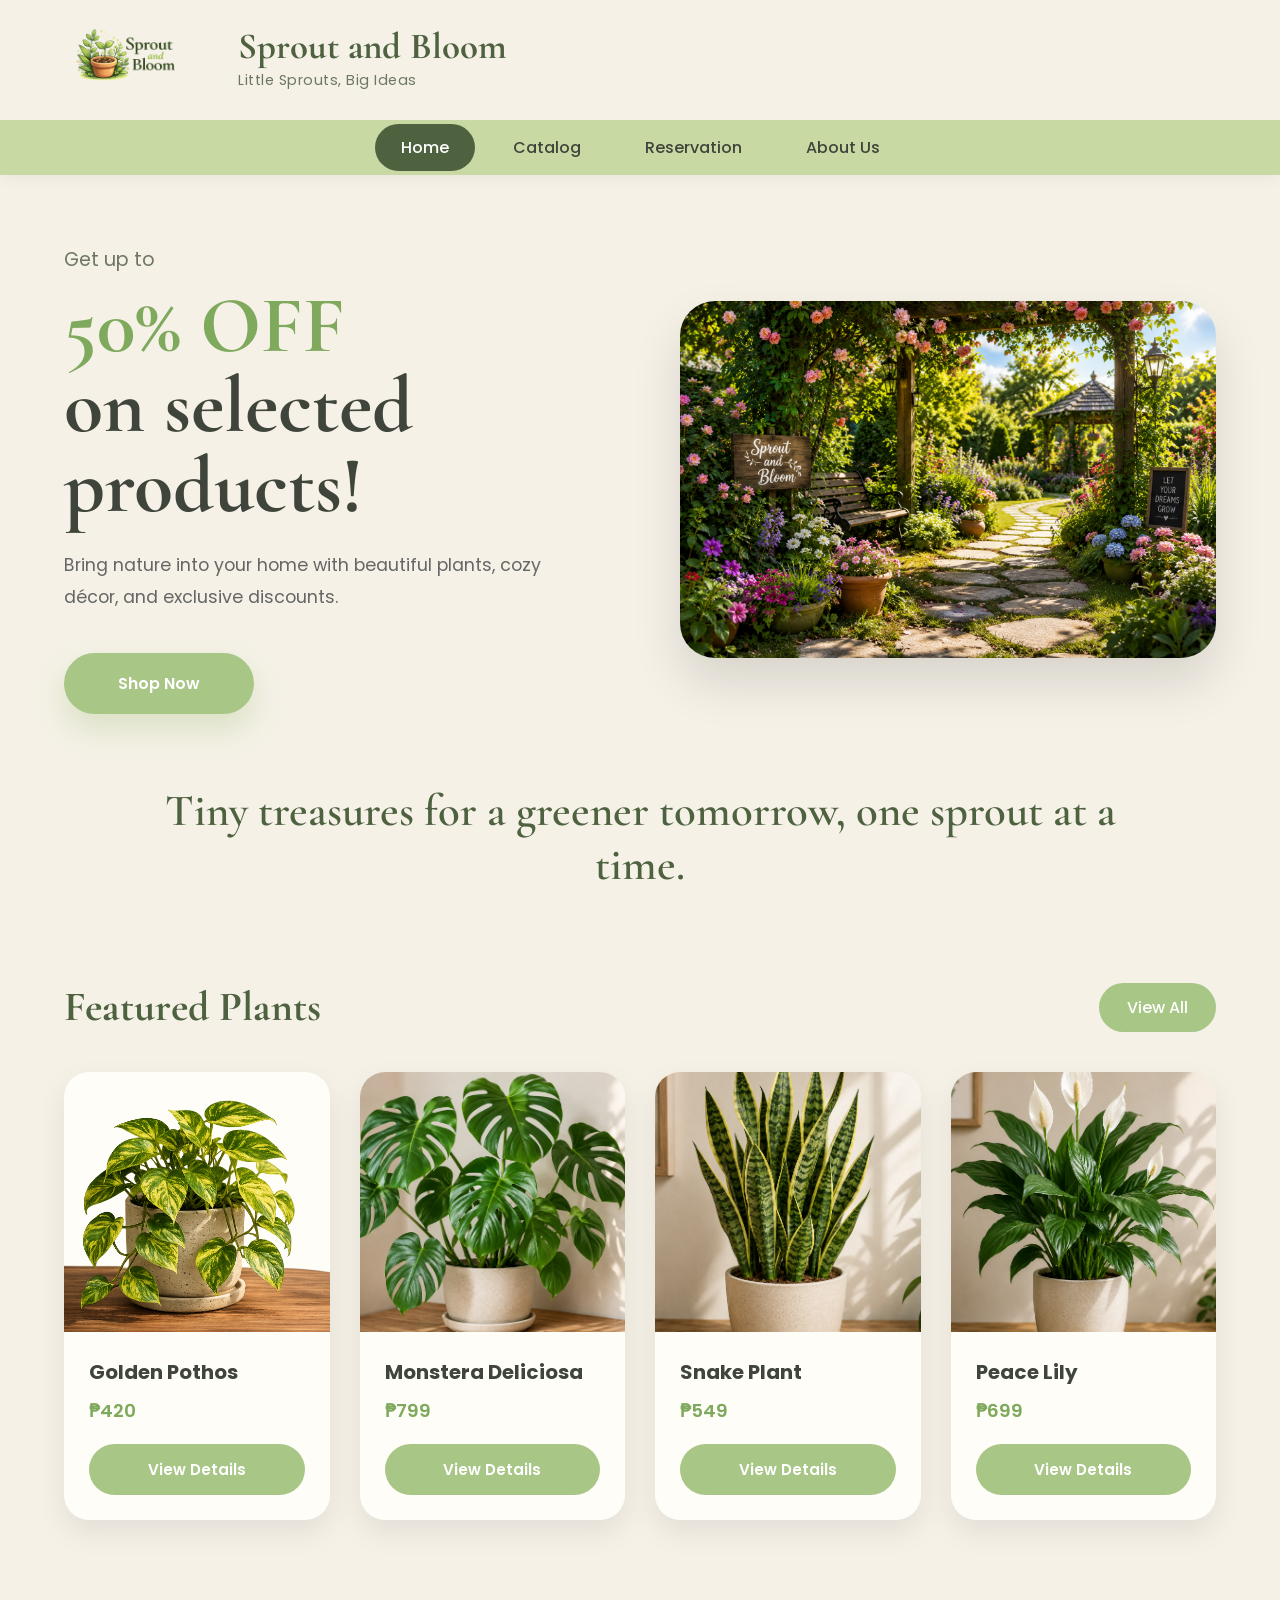
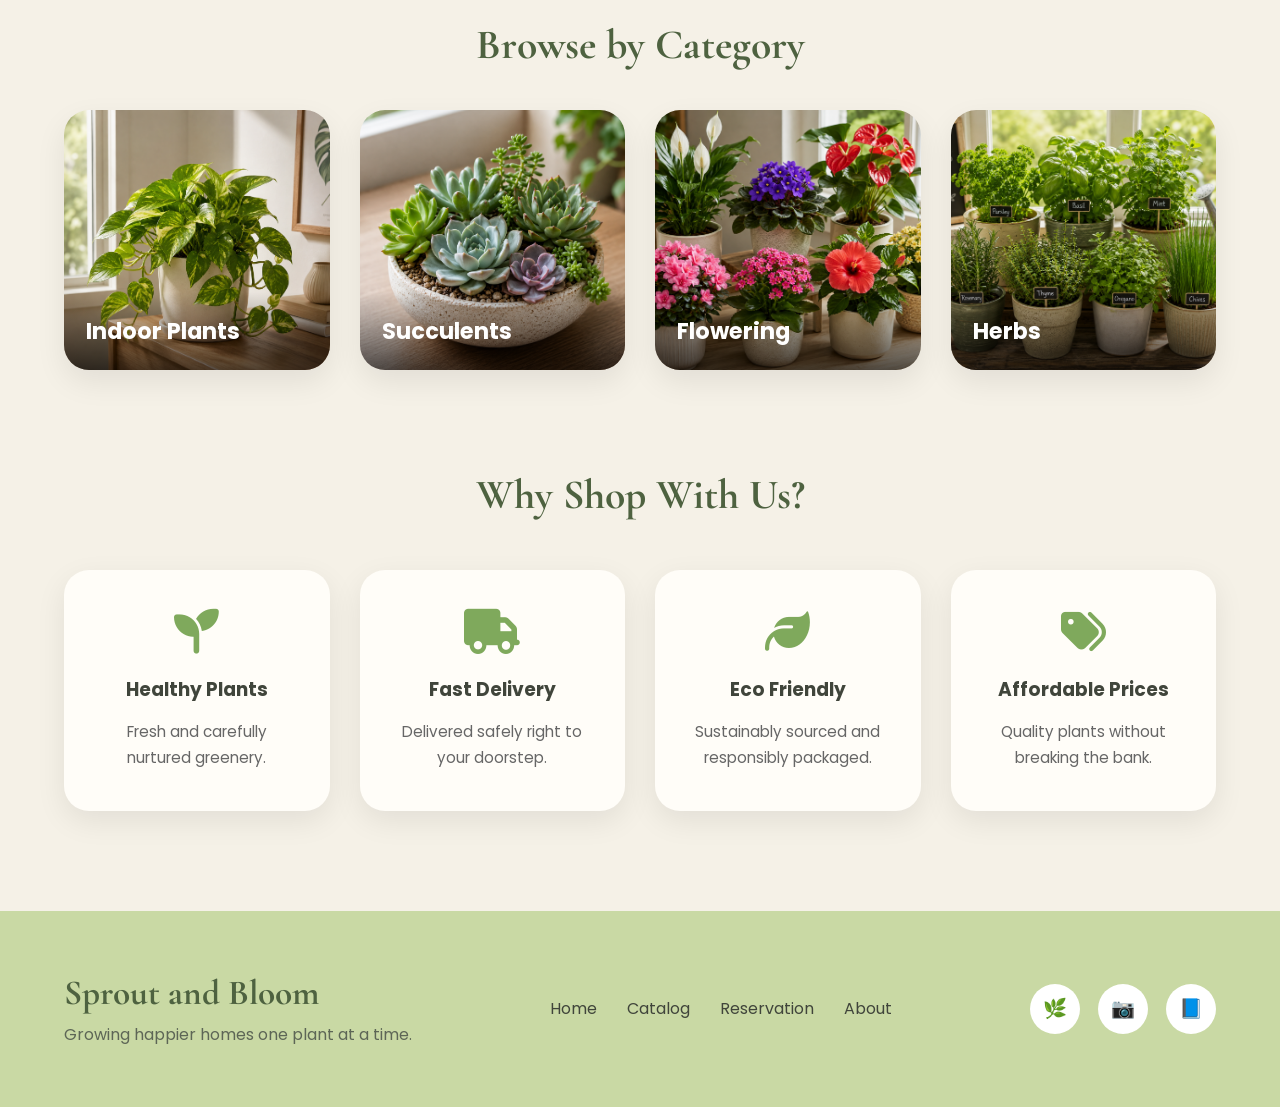
<file: index.html>
<!DOCTYPE html>
<html lang="en">
<head>
    <meta charset="UTF-8">
    <meta name="viewport" content="width=device-width, initial-scale=1.0">
    <title>Sprout and Bloom</title>

    <link rel="stylesheet" href="index.css">

    <link rel="preconnect" href="https://fonts.googleapis.com">
    <link rel="preconnect" href="https://fonts.gstatic.com" crossorigin>

    <link href="https://fonts.googleapis.com/css2?family=Cormorant+Garamond:wght@400;500;600;700&family=Poppins:wght@300;400;500;600;700&display=swap" rel="stylesheet">

    <link rel="stylesheet"
    href="https://cdnjs.cloudflare.com/ajax/libs/font-awesome/6.7.2/css/all.min.css">

    
    
    
</head>
<body>

<header>

   <div class="top-header">

    <div class="logo-section">
        <img src="pic/LOGO.png" alt="Sprout and Bloom Logo">

        <div class="logo-text">
            <h1>Sprout and Bloom</h1>
            <p>Little Sprouts, Big Ideas</p>
        </div>
    </div>

    <div class="user-actions"></div>

</div>

    <nav>

        <ul>

            <li><a class="active" href="index.html">Home</a></li>

            <li><a href="catalog.html">Catalog</a></li>

            <li><a href="contact.html">Reservation</a></li>

            <li><a href="about.html">About Us</a></li>

        </ul>

    </nav>

</header>


<main>

    <section class="hero">

        <div class="hero-text">

            <span class="hero-subtitle">
                Get up to
            </span>

            <h2>
                <span>50% OFF</span><br>
                on selected products!
            </h2>

            <p>
                Bring nature into your home with beautiful plants, cozy décor, and exclusive discounts.
            </p>

            <a href="catalog.html" class="shop-btn">
                Shop Now
            </a>

        </div>

        <div class="hero-image">

            <img src="pic/sprout garden.png" alt="Indoor Plants">

        </div>

    </section>


    <section class="tagline">

        <h2>
            Tiny treasures for a greener tomorrow,
            one sprout at a time.
        </h2>

    </section>


    <section class="featured-products">

        <div class="section-heading">

            <h2>Featured Plants</h2>

            <a href="catalog.html">
                View All
            </a>

        </div>
        
        <!-- FEATURED PLANTS  -->
        <div class="product-grid">
            <article class="product-card">
                <img src="pic/golden pathos plant.png" alt="Succulent">
                <h3>Golden Pothos</h3>
                <p class="price">₱420</p>
                <a href="goldenpathos.html" class="view-btn">View Details</a>
            </article>

            <article class="product-card">
                <img src="pic/monstera.png" alt="Monstera">
                <h3>Monstera Deliciosa</h3>
                <p class="price">₱799</p>
                <a href="monstera.html" class="view-btn">View Details</a>
            </article>

            <article class="product-card">
                <img src="pic/snake.png" alt="Snake Plant">
                <h3>Snake Plant</h3>
                <p class="price">₱549</p>
                <a href="snake.html" class="view-btn">View Details</a>
            </article>

            <article class="product-card">
                <img src="pic/peace lily.png" alt="Peace Lily">
                <h3>Peace Lily</h3>
                <p class="price">₱699</p>
               <a href="peace.html" class="view-btn">View Details</a>
            </article>
        </div>

    </section>


    <section class="categories">

        <h2>Browse by Category</h2>

        <div class="category-grid">

            <div class="category-card">

                <img src="pic/indoor plant.png" alt="Indoor Plants">

                <h3>Indoor Plants</h3>

            </div>

            <div class="category-card">

                <img src="pic/succulents.png" alt="Succulents">

                <h3>Succulents</h3>

            </div>

            <div class="category-card">

                <img src="pic/flowering plants.png" alt="Flowering">

                <h3>Flowering</h3>

            </div>

            <div class="category-card">

                <img src="pic/herbs.png" alt="Herbs">

                <h3>Herbs</h3>

            </div>

        </div>

    </section>


    <section class="benefits">

        <h2>Why Shop With Us?</h2>

        <div class="benefit-grid">

            <div class="benefit-card">

                <i class="fas fa-seedling"></i>

                <h3>Healthy Plants</h3>

                <p>Fresh and carefully nurtured greenery.</p>

            </div>

            <div class="benefit-card">

                <i class="fas fa-truck"></i>

                <h3>Fast Delivery</h3>

                <p>Delivered safely right to your doorstep.</p>

            </div>

            <div class="benefit-card">

                <i class="fas fa-leaf"></i>

                <h3>Eco Friendly</h3>

                <p>Sustainably sourced and responsibly packaged.</p>

            </div>

            <div class="benefit-card">

                <i class="fas fa-tags"></i>

                <h3>Affordable Prices</h3>

                <p>Quality plants without breaking the bank.</p>

            </div>

        </div>

    </section>

</main>


<footer>

<div class="footer-content">

<div class="footer-brand">

<h2>Sprout and Bloom</h2>

<p>

Growing happier homes one plant at a time.

</p>

</div>

<div class="footer-links">

<a href="index.html">Home</a>

<a href="catalog.html">Catalog</a>

<a href="contact.html">Reservation</a>

<a href="about.html">About</a>

</div>

<div class="socials">

<a href="#">🌿</a>

<a href="#">📷</a>

<a href="#">📘</a>

</div>

</div>

</footer>

</body>
</html>
</file>
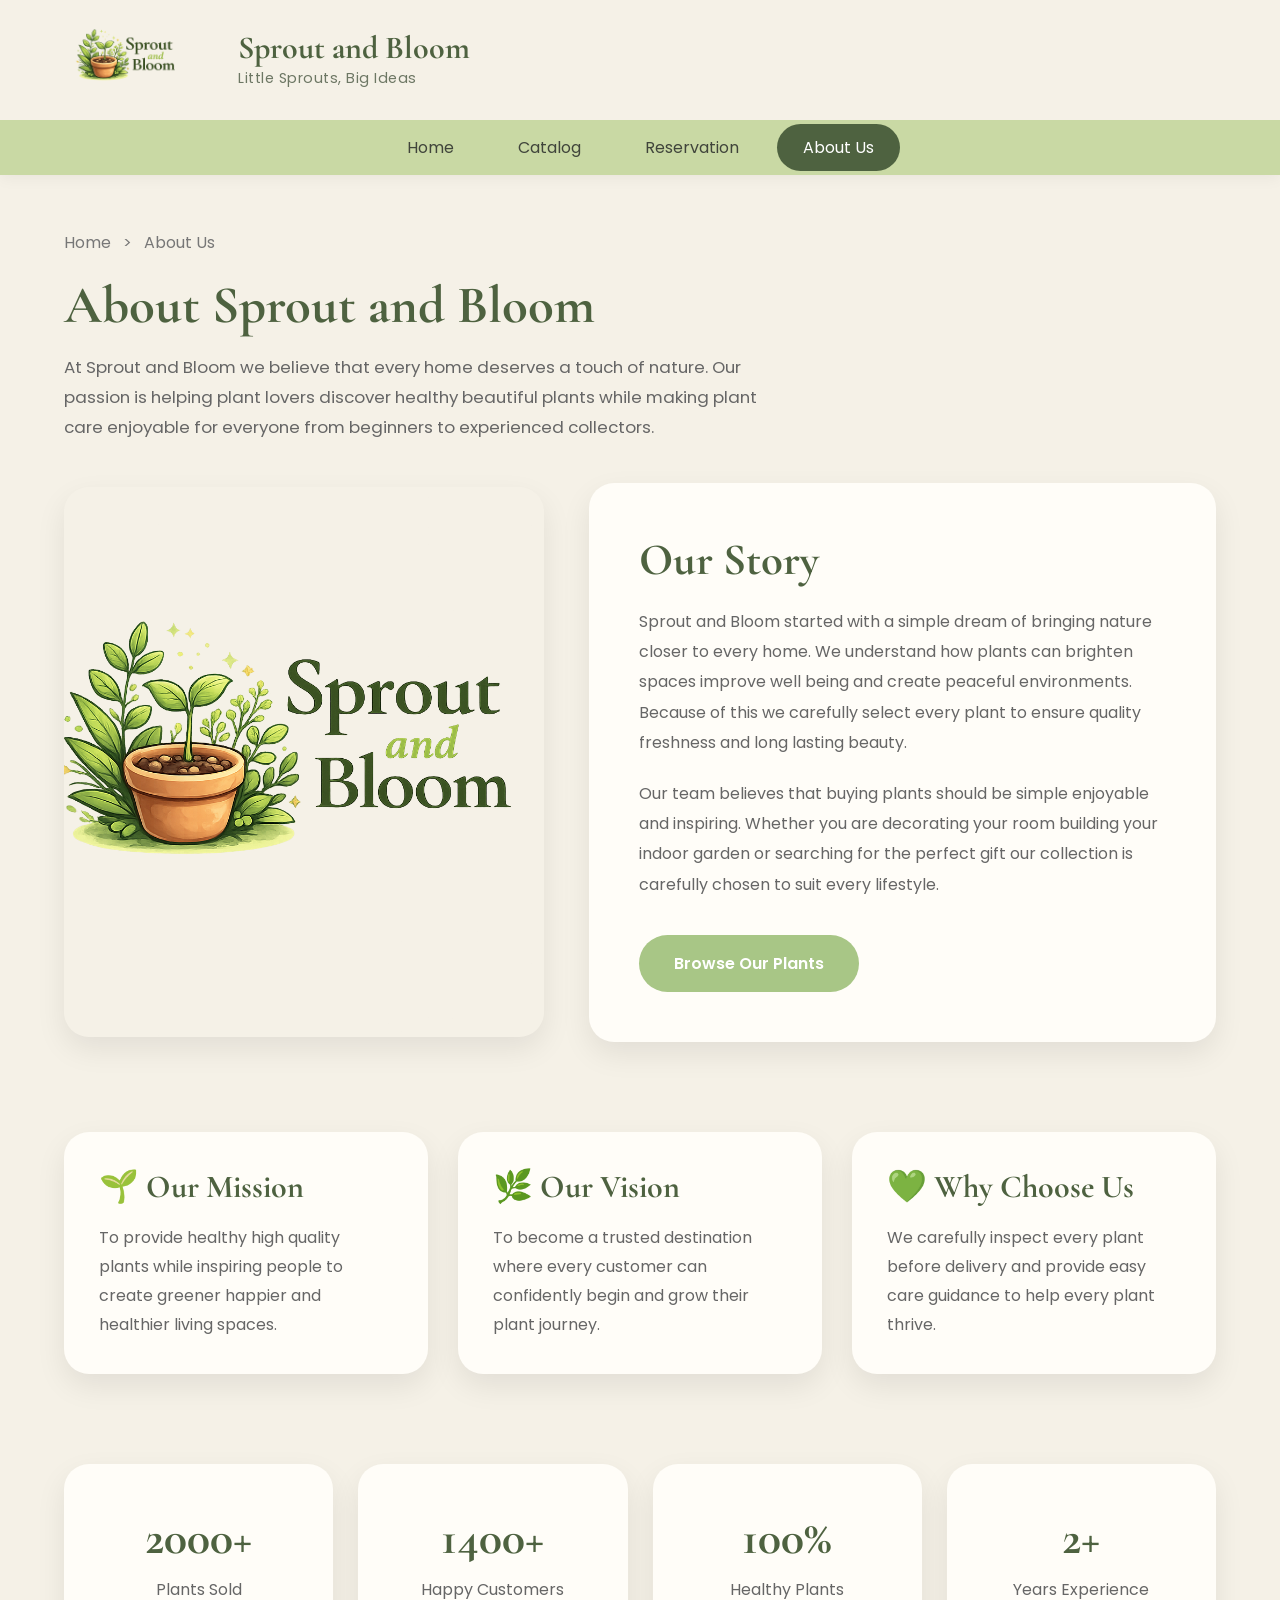
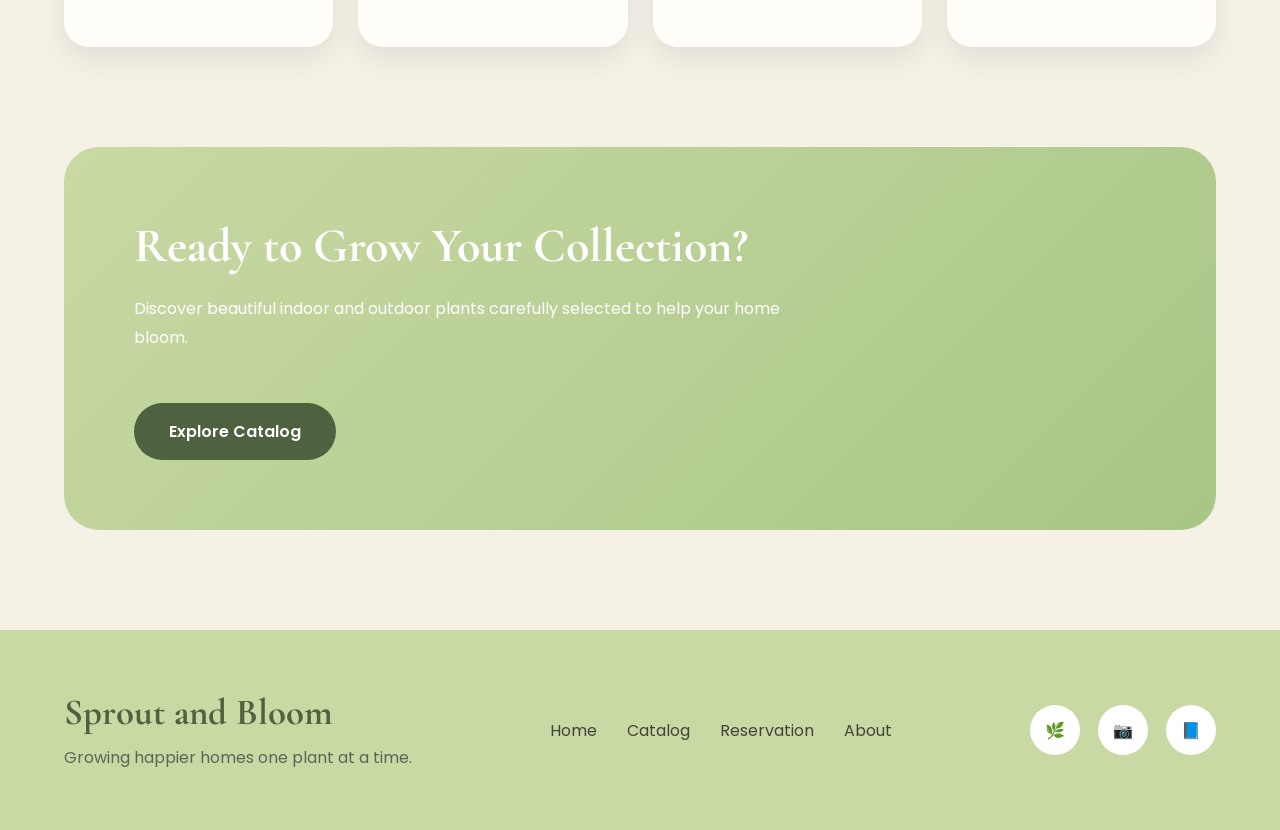
<file: about.html>
<!DOCTYPE html>
<html lang="en">
<head>
<meta charset="UTF-8">
<meta name="viewport" content="width=device-width, initial-scale=1.0">

<title>About Us | Sprout and Bloom</title>

<link rel="preconnect" href="https://fonts.googleapis.com">
<link rel="preconnect" href="https://fonts.gstatic.com" crossorigin>

<link href="https://fonts.googleapis.com/css2?family=Cormorant+Garamond:wght@400;500;600;700&family=Poppins:wght@300;400;500;600&display=swap" rel="stylesheet">

<link rel="stylesheet" href="about.css">
</head>

<body>

<header>

<div class="top-header">

    <div class="logo-section">

        <img src="pic/LOGO.png" alt="Logo">

        <div class="logo-text">
            <h1>Sprout and Bloom</h1>
            <p>Little Sprouts, Big Ideas</p>
        </div>

    </div>

</div>

<nav>

<ul>

<li><a href="index.html">Home</a></li>
<li><a href="catalog.html">Catalog</a></li>
<li><a href="contact.html">Reservation</a></li>
<li><a href="about.html" class="active">About Us</a></li>

</ul>

</nav>

</header>

<section class="catalog-header">

<div class="breadcrumb">
<a href="index.html">Home</a>
>
<span>About Us</span>
</div>

<h1>About Sprout and Bloom</h1>

<p class="catalog-description">

At Sprout and Bloom we believe that every home deserves a touch of nature. Our passion is helping plant lovers discover healthy beautiful plants while making plant care enjoyable for everyone from beginners to experienced collectors.

</p>

</section>

<section class="about-layout">

<div class="about-image">

<img src="pic/LOGO.png" alt="Plant Shop">

</div>

<div class="about-content">

<h2>Our Story</h2>

<p>

Sprout and Bloom started with a simple dream of bringing nature closer to every home. We understand how plants can brighten spaces improve well being and create peaceful environments. Because of this we carefully select every plant to ensure quality freshness and long lasting beauty.

</p>

<p>

Our team believes that buying plants should be simple enjoyable and inspiring. Whether you are decorating your room building your indoor garden or searching for the perfect gift our collection is carefully chosen to suit every lifestyle.

</p>

<a href="catalog.html" class="view-btn">

Browse Our Plants

</a>

</div>

</section>

<section class="values">

<div class="product-card">

<div class="product-info">

<h3>🌱 Our Mission</h3>

<p>

To provide healthy high quality plants while inspiring people to create greener happier and healthier living spaces.

</p>

</div>

</div>

<div class="product-card">

<div class="product-info">

<h3>🌿 Our Vision</h3>

<p>

To become a trusted destination where every customer can confidently begin and grow their plant journey.

</p>

</div>

</div>

<div class="product-card">

<div class="product-info">

<h3>💚 Why Choose Us</h3>

<p>

We carefully inspect every plant before delivery and provide easy care guidance to help every plant thrive.

</p>

</div>

</div>

</section>

<section class="statistics">

<div class="stat">

<h2>2000+</h2>

<p>Plants Sold</p>

</div>

<div class="stat">

<h2>1400+</h2>

<p>Happy Customers</p>

</div>

<div class="stat">

<h2>100%</h2>

<p>Healthy Plants</p>

</div>

<div class="stat">

<h2>2+</h2>

<p>Years Experience</p>

</div>

</section>

<section class="newsletter">

<div class="newsletter-content">

<h2>Ready to Grow Your Collection?</h2>

<p>

Discover beautiful indoor and outdoor plants carefully selected to help your home bloom.

</p>

<div class="newsletter-form">

<a href="catalog.html" class="view-btn">

Explore Catalog

</a>

</div>

</div>

</section>

<footer>

<div class="footer-content">

<div class="footer-brand">

<h2>Sprout and Bloom</h2>

<p>

Growing happier homes one plant at a time.

</p>

</div>

<div class="footer-links">

<a href="index.html">Home</a>

<a href="catalog.html">Catalog</a>

<a href="contact.html">Reservation</a>

<a href="about.html">About</a>

</div>

<div class="socials">

<a href="#">🌿</a>

<a href="#">📷</a>

<a href="#">📘</a>

</div>

</div>

</footer>

</body>
</html>
</file>
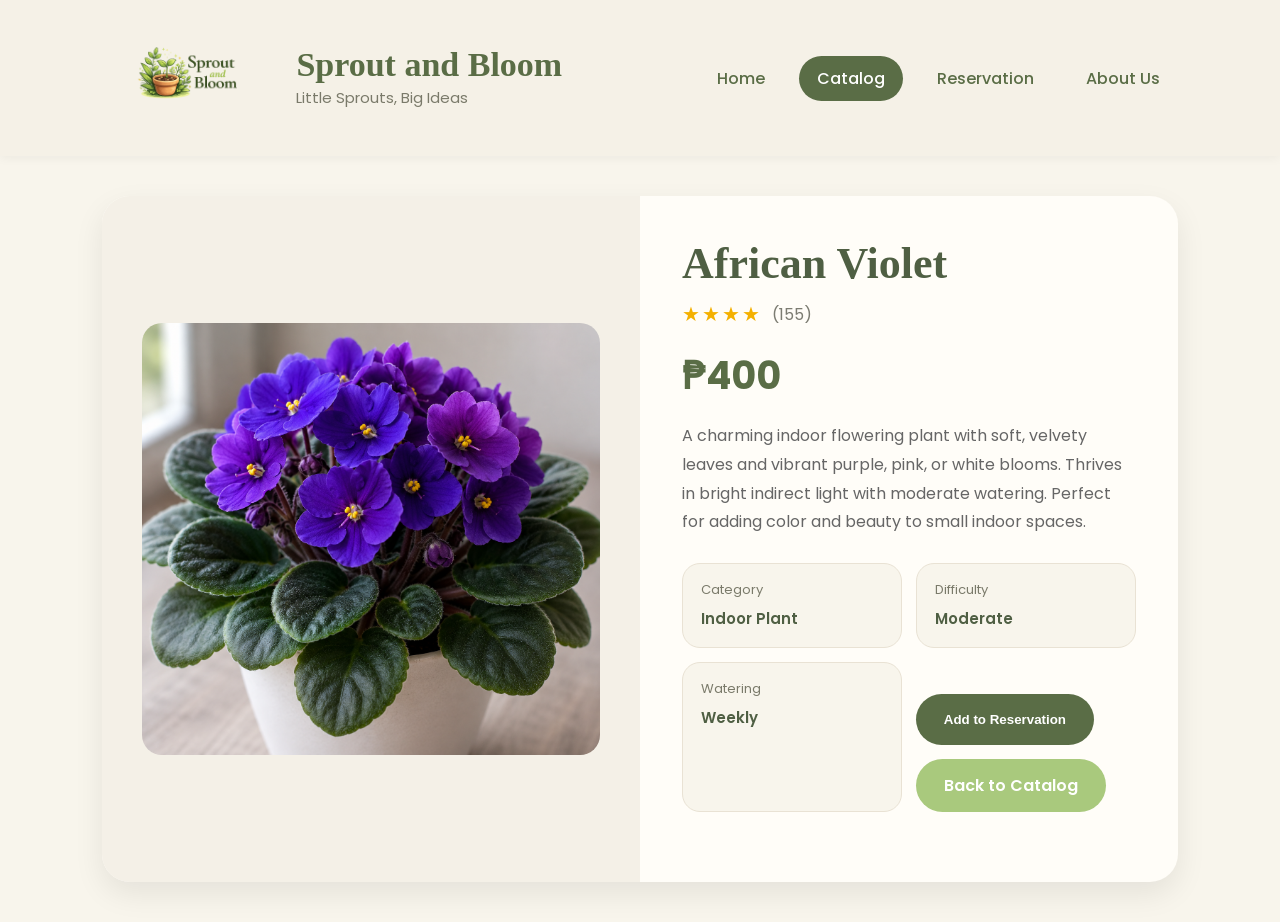
<file: african.html>
<!DOCTYPE html>
<html lang="en">
<head>
  <meta charset="UTF-8" />
  <meta name="viewport" content="width=device-width, initial-scale=1.0" />
  <title>African Violet | Sprout and Bloom</title>
  <link rel="stylesheet" href="african.css" />
  <link rel="preconnect" href="https://fonts.googleapis.com">
  <link rel="preconnect" href="https://fonts.gstatic.com" crossorigin>
  <link href="https://fonts.googleapis.com/css2?family=Georgia:wght@400;700&family=Poppins:wght@300;400;500;600;700&display=swap" rel="stylesheet">
</head>
<body
    data-id="african-violet"
    data-name="African Violet"
    data-price="400"
    data-image="pic/african violet.png">

  <header class="site-header">
    <div class="brand">
      <img src="pic/LOGO.png" alt="Sprout and Bloom Logo" class="logo">
      <div class="brand-text">
        <h1>Sprout and Bloom</h1>
        <p>Little Sprouts, Big Ideas</p>
      </div>
    </div>

    <nav class="nav-bar">
      <a href="index.html">Home</a>
      <a href="catalog.html" class="active">Catalog</a>
      <a href="contact.html">Reservation</a>
      <a href="about.html">About Us</a>
    </nav>
  </header>

  <main class="page">
    <section class="product-wrapper">
      <div class="product-image-panel">
        <img src="pic/african violet.png" alt="African Violet">
      </div>

      <div class="product-info-panel">
        <h2>African Violet</h2>

        <div class="rating">
          <span class="stars">★★★★</span>
          <span class="rating-count">(155)</span>
        </div>

        <div class="price-row">
          <span class="price">₱400</span>
        </div>

        <p class="short-desc">
          A charming indoor flowering plant with soft, velvety leaves and vibrant purple, pink, or white blooms. Thrives in bright indirect light with moderate watering. Perfect for adding color and beauty to small indoor spaces.
        </p>

        <div class="info-boxes">
          <div class="info-box">
            <span class="label">Category</span>
            <span class="value">Indoor Plant</span>
          </div>
          <div class="info-box">
            <span class="label">Difficulty</span>
            <span class="value">Moderate</span>
          </div>
          <div class="info-box">
            <span class="label">Watering</span>
            <span class="value">Weekly</span>
          </div>
         
       
        <div class="button-group">
              <button class="add-cart-btn back-btn">
        Add to Reservation
    </button>

    <a href="catalog.html" class="back-btn">
        Back to Catalog
    </a>
      </div>
    </section>
  </main>
<script src="cart.js"></script>
</body>
</html>
</file>
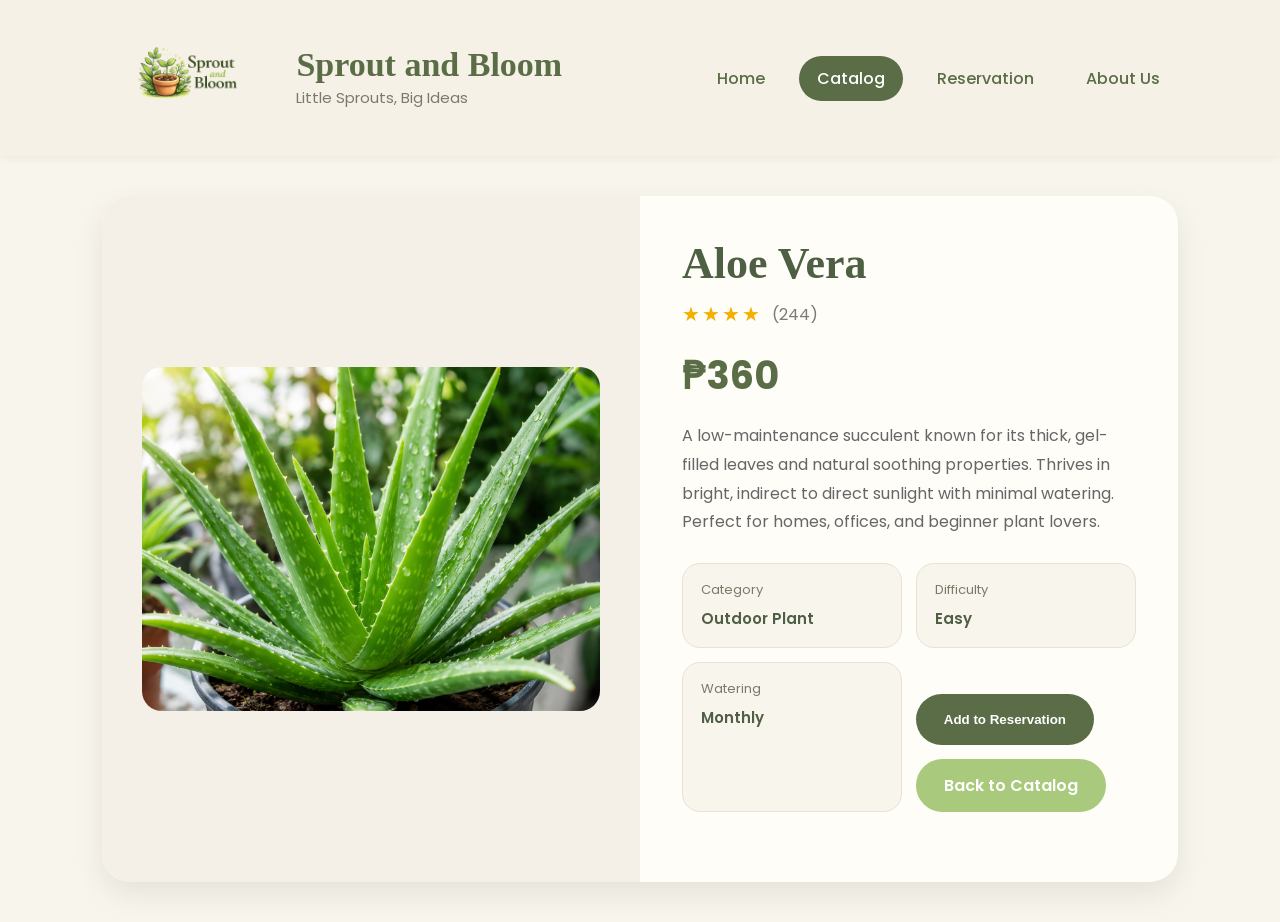
<file: aloe.html>
<!DOCTYPE html>
<html lang="en">
<head>
  <meta charset="UTF-8" />
  <meta name="viewport" content="width=device-width, initial-scale=1.0" />
  <title>Aloe Vera | Sprout and Bloom</title>
  <link rel="stylesheet" href="aloe.css" />
  <link rel="preconnect" href="https://fonts.googleapis.com">
  <link rel="preconnect" href="https://fonts.gstatic.com" crossorigin>
  <link href="https://fonts.googleapis.com/css2?family=Georgia:wght@400;700&family=Poppins:wght@300;400;500;600;700&display=swap" rel="stylesheet">
</head>
<body
    data-id="aloe-vera"
    data-name="Aloe Vera"
    data-price="360"
    data-image="pic/alo vera.png">

  <header class="site-header">
    <div class="brand">
      <img src="pic/LOGO.png" alt="Sprout and Bloom Logo" class="logo">
      <div class="brand-text">
        <h1>Sprout and Bloom</h1>
        <p>Little Sprouts, Big Ideas</p>
      </div>
    </div>

    <nav class="nav-bar">
      <a href="index.html">Home</a>
      <a href="catalog.html" class="active">Catalog</a>
      <a href="contact.html">Reservation</a>
      <a href="about.html">About Us</a>
    </nav>
  </header>

  <main class="page">
    <section class="product-wrapper">
      <div class="product-image-panel">
        <img src="pic/alo vera.png" alt="Aloe Vera">
      </div>

      <div class="product-info-panel">
        <h2>Aloe Vera</h2>

        <div class="rating">
          <span class="stars">★★★★</span>
          <span class="rating-count">(244)</span>
        </div>

        <div class="price-row">
          <span class="price">₱360</span>
        </div>

        <p class="short-desc">
          A low-maintenance succulent known for its thick, gel-filled leaves and natural soothing properties. Thrives in bright, indirect to direct sunlight with minimal watering. Perfect for homes, offices, and beginner plant lovers.
        </p>

        <div class="info-boxes">
          <div class="info-box">
            <span class="label">Category</span>
            <span class="value">Outdoor Plant</span>
          </div>
          <div class="info-box">
            <span class="label">Difficulty</span>
            <span class="value">Easy</span>
          </div>
          <div class="info-box">
            <span class="label">Watering</span>
            <span class="value">Monthly</span>
          </div>
        

        <div class="button-group">
           <button class="add-cart-btn back-btn">
        Add to Reservation
    </button>

    <a href="catalog.html" class="back-btn">
        Back to Catalog
    </a>
      </div>
    </section>
  </main>
<script src="cart.js"></script>
</body>
</html>
</file>
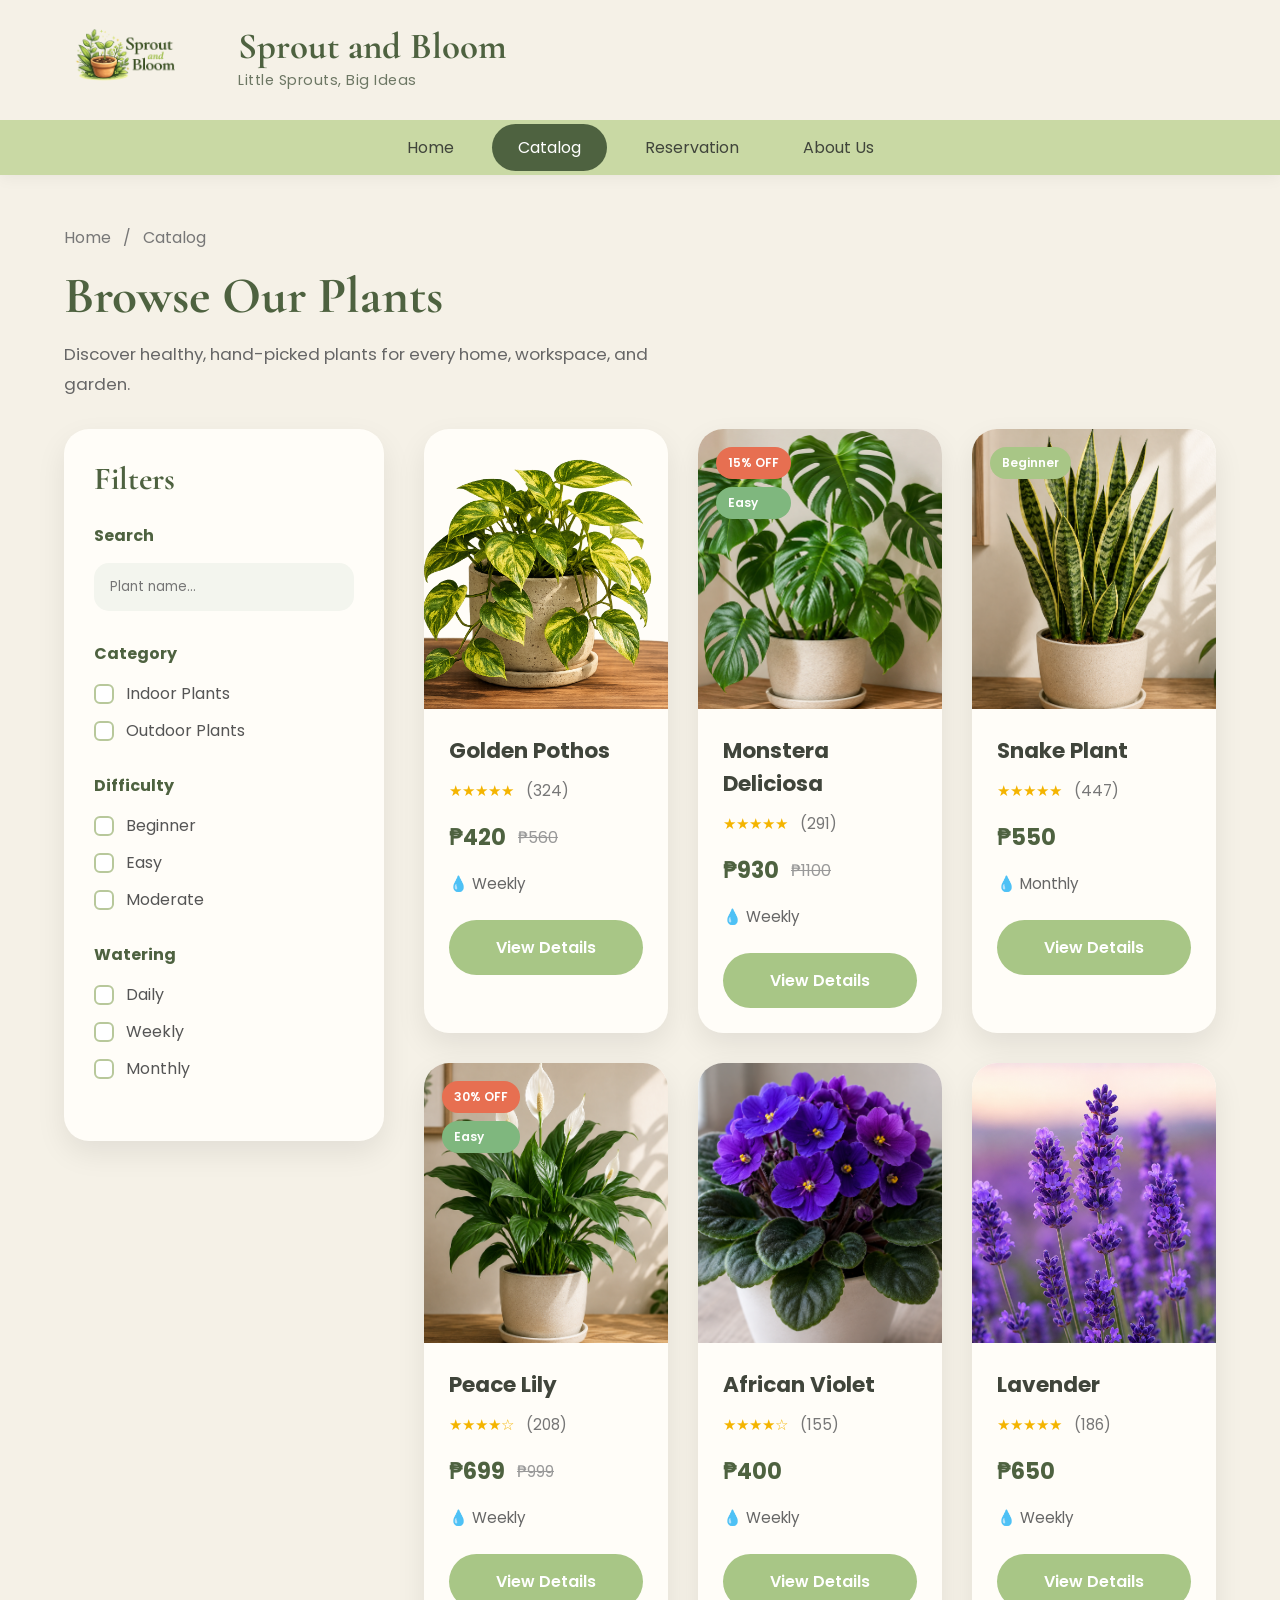
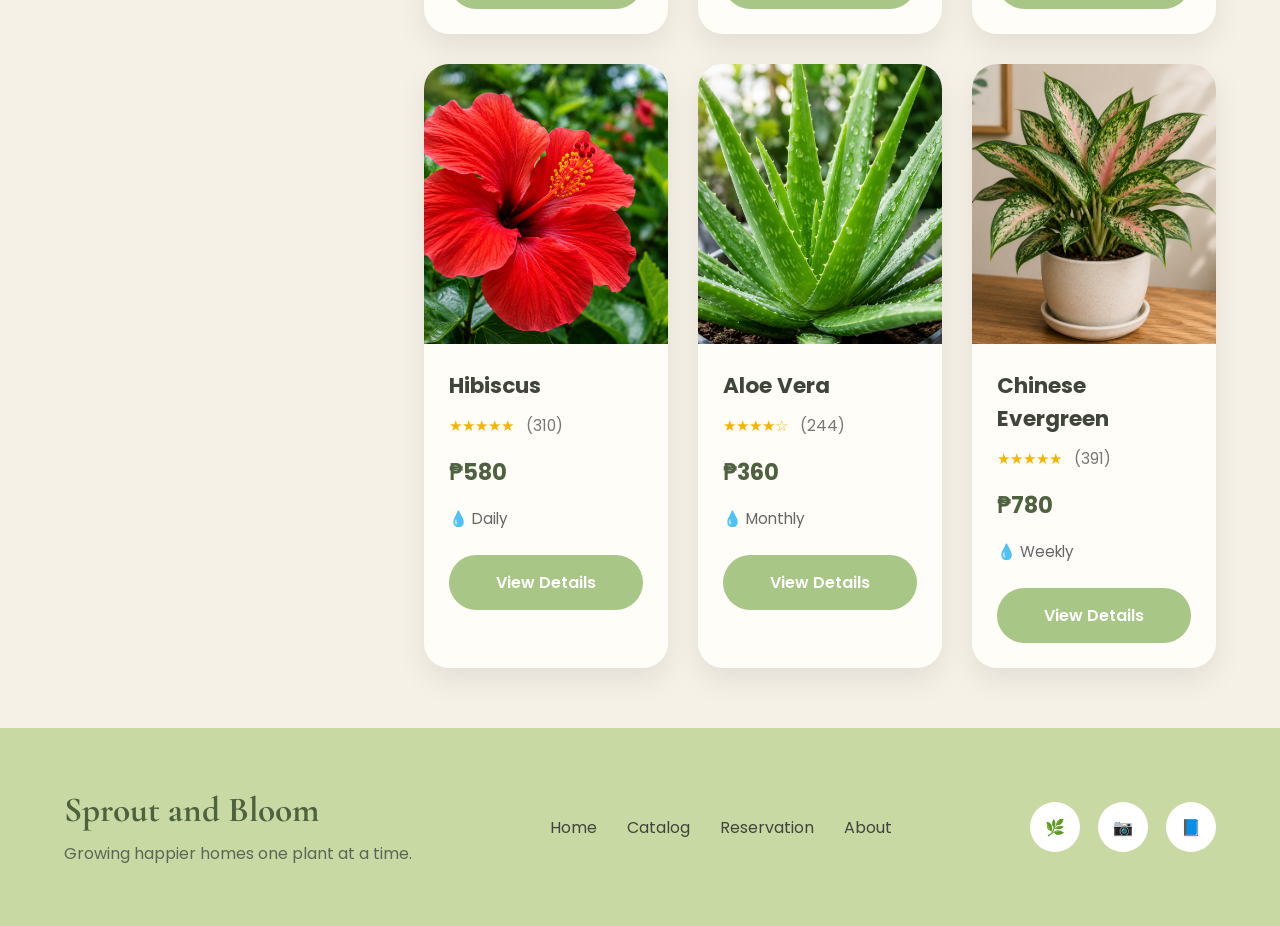
<file: catalog.html>
<!DOCTYPE html>
<html lang="en">
<head>
    <meta charset="UTF-8">
    <meta name="viewport" content="width=device-width, initial-scale=1.0">
    <title>Catalog | Sprout and Bloom</title>

    <link rel="stylesheet" href="catalog.css">

    <link rel="preconnect" href="https://fonts.googleapis.com">
    <link rel="preconnect" href="https://fonts.gstatic.com" crossorigin>

    <link href="https://fonts.googleapis.com/css2?family=Cormorant+Garamond:wght@400;500;600;700&family=Poppins:wght@300;400;500;600;700&display=swap" rel="stylesheet">

    <link rel="stylesheet"
    href="https://cdnjs.cloudflare.com/ajax/libs/font-awesome/6.7.2/css/all.min.css">

</head>
<body>

<header>

    <div class="top-header">

        <div class="logo-section">

    <img src="pic/LOGO.png" alt="Sprout and Bloom Logo">

    <div class="logo-text">
        <h1>Sprout and Bloom</h1>
        <p>Little Sprouts, Big Ideas</p>
    </div>

</div>

<nav>

</div>

    </div>

    <nav>

        <ul>

            <li><a href="index.html">Home</a></li>

            <li><a class="active" href="catalog.html">Catalog</a></li>

            <li><a href="contact.html">Reservation</a></li>

            <li><a href="about.html">About Us</a></li>

        </ul>

    </nav>

</header>

<main>

<section class="catalog-header">

    <div class="breadcrumb">
        <a href="index.html">Home</a>
        <span>/</span>
        <p>Catalog</p>
    </div>

    <h1>Browse Our Plants</h1>

    <p class="catalog-description">
        Discover healthy, hand-picked plants for every home, workspace, and garden.
    </p>

</section>

<section class="catalog-layout">

    <aside class="sidebar">

        <div class="filter-box">

            <h2>Filters</h2>

            <div class="filter-group">

                <h3>Search</h3>

                <input
                    type="text"
                    id="searchInput"
                    placeholder="Plant name...">

            </div>

            <div class="filter-group">

                <h3>Category</h3>

                <label>
                    <input
                        type="checkbox"
                        class="category-filter"
                        value="indoor">
                    Indoor Plants
                </label>

                <label>
                    <input
                        type="checkbox"
                        class="category-filter"
                        value="outdoor">
                    Outdoor Plants
                </label>

            </div>

            <div class="filter-group">

                <h3>Difficulty</h3>

           <label><input type="checkbox" class="difficulty-filter" value="beginner"> Beginner</label>
            <label><input type="checkbox" class="difficulty-filter" value="easy"> Easy</label>
            <label><input type="checkbox" class="difficulty-filter" value="moderate"> Moderate</label>

            </div>


            <div class="filter-group">

                <h3>Watering</h3>

                <label><input type="checkbox" class="water-filter" value="daily"> Daily</label>
                <label><input type="checkbox" class="water-filter" value="weekly"> Weekly</label>
                <label><input type="checkbox" class="water-filter" value="monthly"> Monthly</label>

            </div>


        </div>

    </aside>

    <section class="catalog-content">

        <div class="product-grid">


<!-- GOLDEN POTHOS -->
<article
    class="product-card"
    data-name="Golden Pothos"
    data-category="indoor"
    data-difficulty="beginner"
    data-water="weekly">

    <img src="pic/golden pathos plant.png" alt="Golden Pothos">

    <div class="product-info">

        <h3>Golden Pothos</h3>

        <div class="rating">
            ★★★★★ <span>(324)</span>
        </div>

        <div class="price">
            <span class="current">₱420</span>
            <span class="old">₱560</span>
        </div>

        <div class="plant-specs">
            <span>💧 Weekly</span>
        </div>

        <a href="goldenpathos.html" class="view-btn">View Details</a>

    </div>

</article>

<!-- MONSTERA -->
<article
    class="product-card"
    data-name="Monstera Deliciosa"
    data-category="outdoor"
    data-difficulty="moderate"
    data-water="weekly">

    <div class="product-badges">
        <span class="sale-badge">15% OFF</span>
        <span class="difficulty easy">Easy</span>
    </div>

    <img src="pic/monstera.png" alt="Monstera">

    <div class="product-info">

        <h3>Monstera Deliciosa</h3>

        <div class="rating">
            ★★★★★ <span>(291)</span>
        </div>

        <div class="price">
            <span class="current">₱930</span>
            <span class="old">₱1100</span>
        </div>

        <div class="plant-specs">
            <span>💧 Weekly</span>
        </div>

        <a href="monstera.html" class="view-btn">View Details</a>

    </div>

</article>

<!-- SNAKE PLANT -->
<article
    class="product-card"
    data-name="Snake Plant"
    data-category="indoor"
    data-difficulty="beginner"
    data-water="monthly">

    <div class="product-badges">
        <span class="difficulty beginner">Beginner</span>
    </div>

    <img src="pic/snake.png" alt="Snake Plant">

    <div class="product-info">

        <h3>Snake Plant</h3>

        <div class="rating">
            ★★★★★ <span>(447)</span>
        </div>

        <div class="price">
            <span class="current">₱550</span>
        </div>

        <div class="plant-specs">
            <span>💧 Monthly</span>
        </div>

        <a href="snake.html" class="view-btn">View Details</a>

    </div>

</article>

<!-- PEACE LILY -->
<article
    class="product-card"
    data-name="Peace Lily"
    data-category="indoor"
    data-difficulty="easy"
    data-water="weekly">

    <div class="product-badges">
        <span class="sale-badge">30% OFF</span>
        <span class="difficulty easy">Easy</span>
    </div>

    <img src="pic/peace lily.png" alt="Peace Lily">

    <div class="product-info">

        <h3>Peace Lily</h3>

        <div class="rating">
            ★★★★☆ <span>(208)</span>
        </div>

        <div class="price">
            <span class="current">₱699</span>
            <span class="old">₱999</span>
        </div>

        <div class="plant-specs">
            <span>💧 Weekly</span>
        </div>

        <a href="peace.html" class="view-btn">View Details</a>

    </div>

</article>

<!-- AFRICAN VIOLET -->
<article
    class="product-card"
    data-name="African Violet"
    data-category="indoor"
    data-difficulty="moderate"
    data-water="weekly">

    <img src="pic/african violet.png" alt="African Violet">

    <div class="product-info">

        <h3>African Violet</h3>

        <div class="rating">
            ★★★★☆ <span>(155)</span>
        </div>

        <div class="price">
            <span class="current">₱400</span>
        </div>

        <div class="plant-specs">
            <span>💧 Weekly</span>
        </div>

        <a href="african.html" class="view-btn">View Details</a>

    </div>

</article>

<!-- LAVENDER -->
<article
    class="product-card"
    data-name="Lavender"
    data-category="outdoor"
    data-difficulty="moderate"
    data-water="weekly">

    <img src="pic/lavender.png" alt="Lavender">

    <div class="product-info">

        <h3>Lavender</h3>

        <div class="rating">
            ★★★★★ <span>(186)</span>
        </div>

        <div class="price">
            <span class="current">₱650</span>
        </div>

        <div class="plant-specs">
            <span>💧 Weekly</span>
        </div>

        <a href="lavender.html" class="view-btn">View Details</a>

    </div>

</article>

<!-- HIBISCUS -->
<article
    class="product-card"
    data-name="Hibiscus"
    data-category="outdoor"
    data-difficulty="beginner"
    data-water="daily">

    <img src="pic/hibiscus.png" alt="Hibiscus">

    <div class="product-info">

        <h3>Hibiscus</h3>

        <div class="rating">
            ★★★★★ <span>(310)</span>
        </div>

        <div class="price">
            <span class="current">₱580</span>
        </div>

        <div class="plant-specs">
            <span>💧 Daily</span>
        </div>

        <a href="hibiscus.html" class="view-btn">View Details</a>

    </div>

</article>

<!-- ALOE VERA -->
<article
    class="product-card"
    data-name="Aloe Vera"
    data-category="outdoor"
    data-difficulty="easy"
    data-water="monthly">

    <img src="pic/alo vera.png" alt="Aloe Vera">

    <div class="product-info">

        <h3>Aloe Vera</h3>

        <div class="rating">
            ★★★★☆ <span>(244)</span>
        </div>

        <div class="price">
            <span class="current">₱360</span>
        </div>

        <div class="plant-specs">
            <span>💧 Monthly</span>
        </div>

        <a href="aloe.html" class="view-btn">View Details</a>

    </div>

</article>

<!-- CHINESE EVERGREEN -->
<article
    class="product-card"
    data-name="Chinese Evergreen"
    data-category="indoor"
    data-difficulty="easy"
    data-water="weekly">

    <img src="pic/chinese evergreen.png" alt="Chinese Evergreen">

    <div class="product-info">

        <h3>Chinese Evergreen</h3>

        <div class="rating">
            ★★★★★ <span>(391)</span>
        </div>

        <div class="price">
            <span class="current">₱780</span>
        </div>

        <div class="plant-specs">
            <span>💧 Weekly</span>
        </div>

        <a href="chinese.html" class="view-btn">View Details</a>

    </div>

</article>
    
    </section>

</section>



</main>

<footer>

<div class="footer-content">

<div class="footer-brand">

<h2>Sprout and Bloom</h2>

<p>

Growing happier homes one plant at a time.

</p>

</div>

<div class="footer-links">

<a href="index.html">Home</a>

<a href="catalog.html">Catalog</a>

<a href="contact.html">Reservation</a>

<a href="about.html">About</a>

</div>

<div class="socials">

<a href="#">🌿</a>

<a href="#">📷</a>

<a href="#">📘</a>

</div>

</div>

</footer>

<script src="catalog.js"></script>

</body>
</html>
</file>
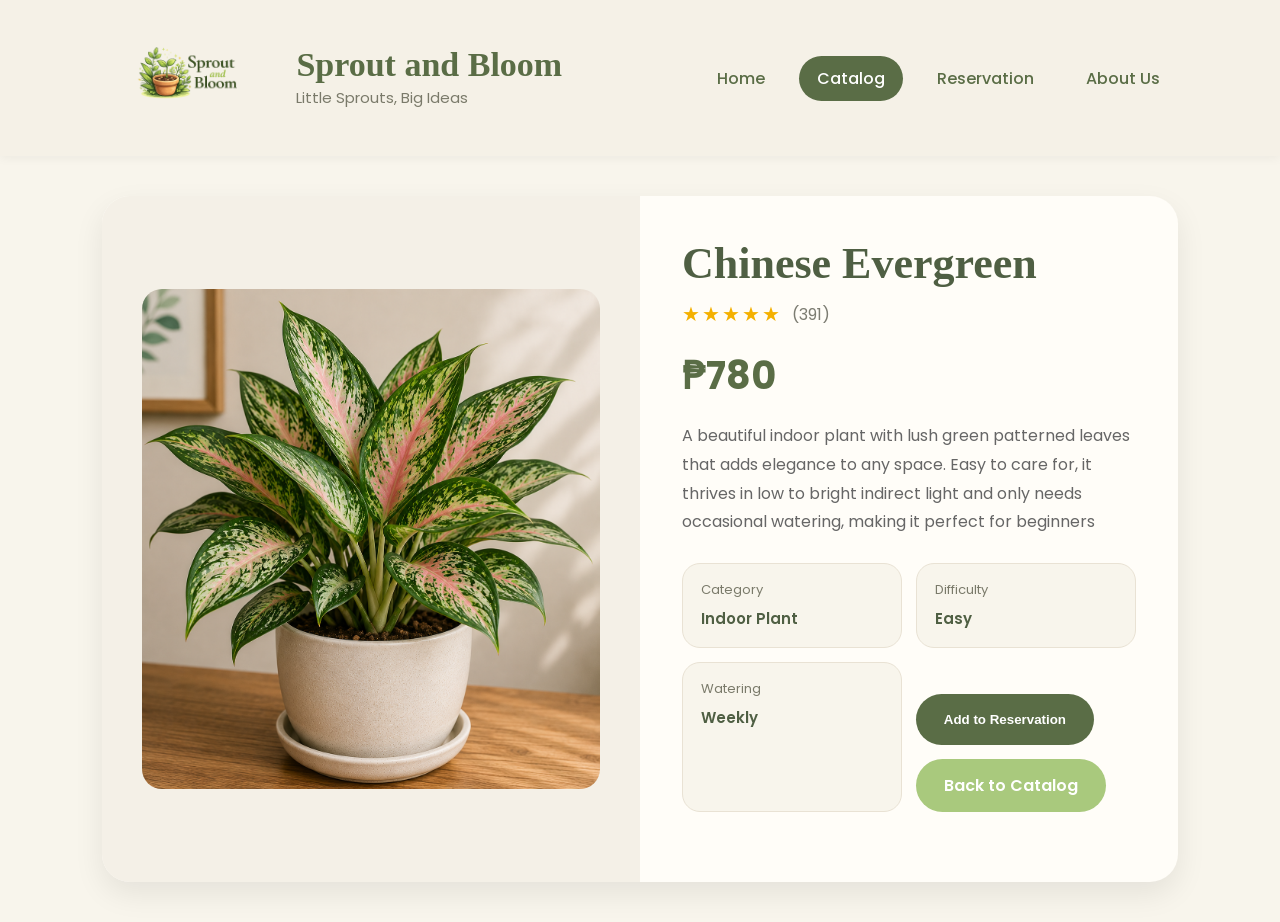
<file: chinese.html>
<!DOCTYPE html>
<html lang="en">
<head>
  <meta charset="UTF-8" />
  <meta name="viewport" content="width=device-width, initial-scale=1.0" />
  <title>Chinese Evergreen | Sprout and Bloom</title>
  <link rel="stylesheet" href="chinese.css" />
  <link rel="preconnect" href="https://fonts.googleapis.com">
  <link rel="preconnect" href="https://fonts.gstatic.com" crossorigin>
  <link href="https://fonts.googleapis.com/css2?family=Georgia:wght@400;700&family=Poppins:wght@300;400;500;600;700&display=swap" rel="stylesheet">
</head>
<body    
    data-id="chinese-evergreen"
    data-name="Chinese Evergreen"
    data-price="780"
    data-image="pic/chinese evergreen.png">
  
  <header class="site-header">
    <div class="brand">
      <img src="pic/LOGO.png" alt="Sprout and Bloom Logo" class="logo">
      <div class="brand-text">
        <h1>Sprout and Bloom</h1>
        <p>Little Sprouts, Big Ideas</p>
      </div>
    </div>

    <nav class="nav-bar">
      <a href="index.html">Home</a>
      <a href="catalog.html" class="active">Catalog</a>
      <a href="contact.html">Reservation</a>
      <a href="about.html">About Us</a>
    </nav>
  </header>

  <main class="page">
    <section class="product-wrapper">
      <div class="product-image-panel">
        <img src="pic/chinese evergreen.png" alt="Chinese Evergreen">
      </div>

      <div class="product-info-panel">
        <h2>Chinese Evergreen</h2>

        <div class="rating">
          <span class="stars">★★★★★</span>
          <span class="rating-count">(391)</span>
        </div>

        <div class="price-row">
          <span class="price">₱780</span>
        </div>

        <p class="short-desc">
          A beautiful indoor plant with lush green patterned leaves that adds elegance to any space. Easy to care for, it thrives in low to bright indirect light and only needs occasional watering, making it perfect for beginners
        </p>

        <div class="info-boxes">
          <div class="info-box">
            <span class="label">Category</span>
            <span class="value">Indoor Plant</span>
          </div>
          <div class="info-box">
            <span class="label">Difficulty</span>
            <span class="value">Easy</span>
          </div>
          <div class="info-box">
            <span class="label">Watering</span>
            <span class="value">Weekly</span>
          </div>
          

        <div class="button-group">

          <button class="add-cart-btn">
              Add to Reservation
          </button>

          <a href="catalog.html" class="back-btn">
              Back to Catalog
          </a>

      </div>
    </section>
  </main>
<script src="cart.js"></script>
</body>
</html>
</file>
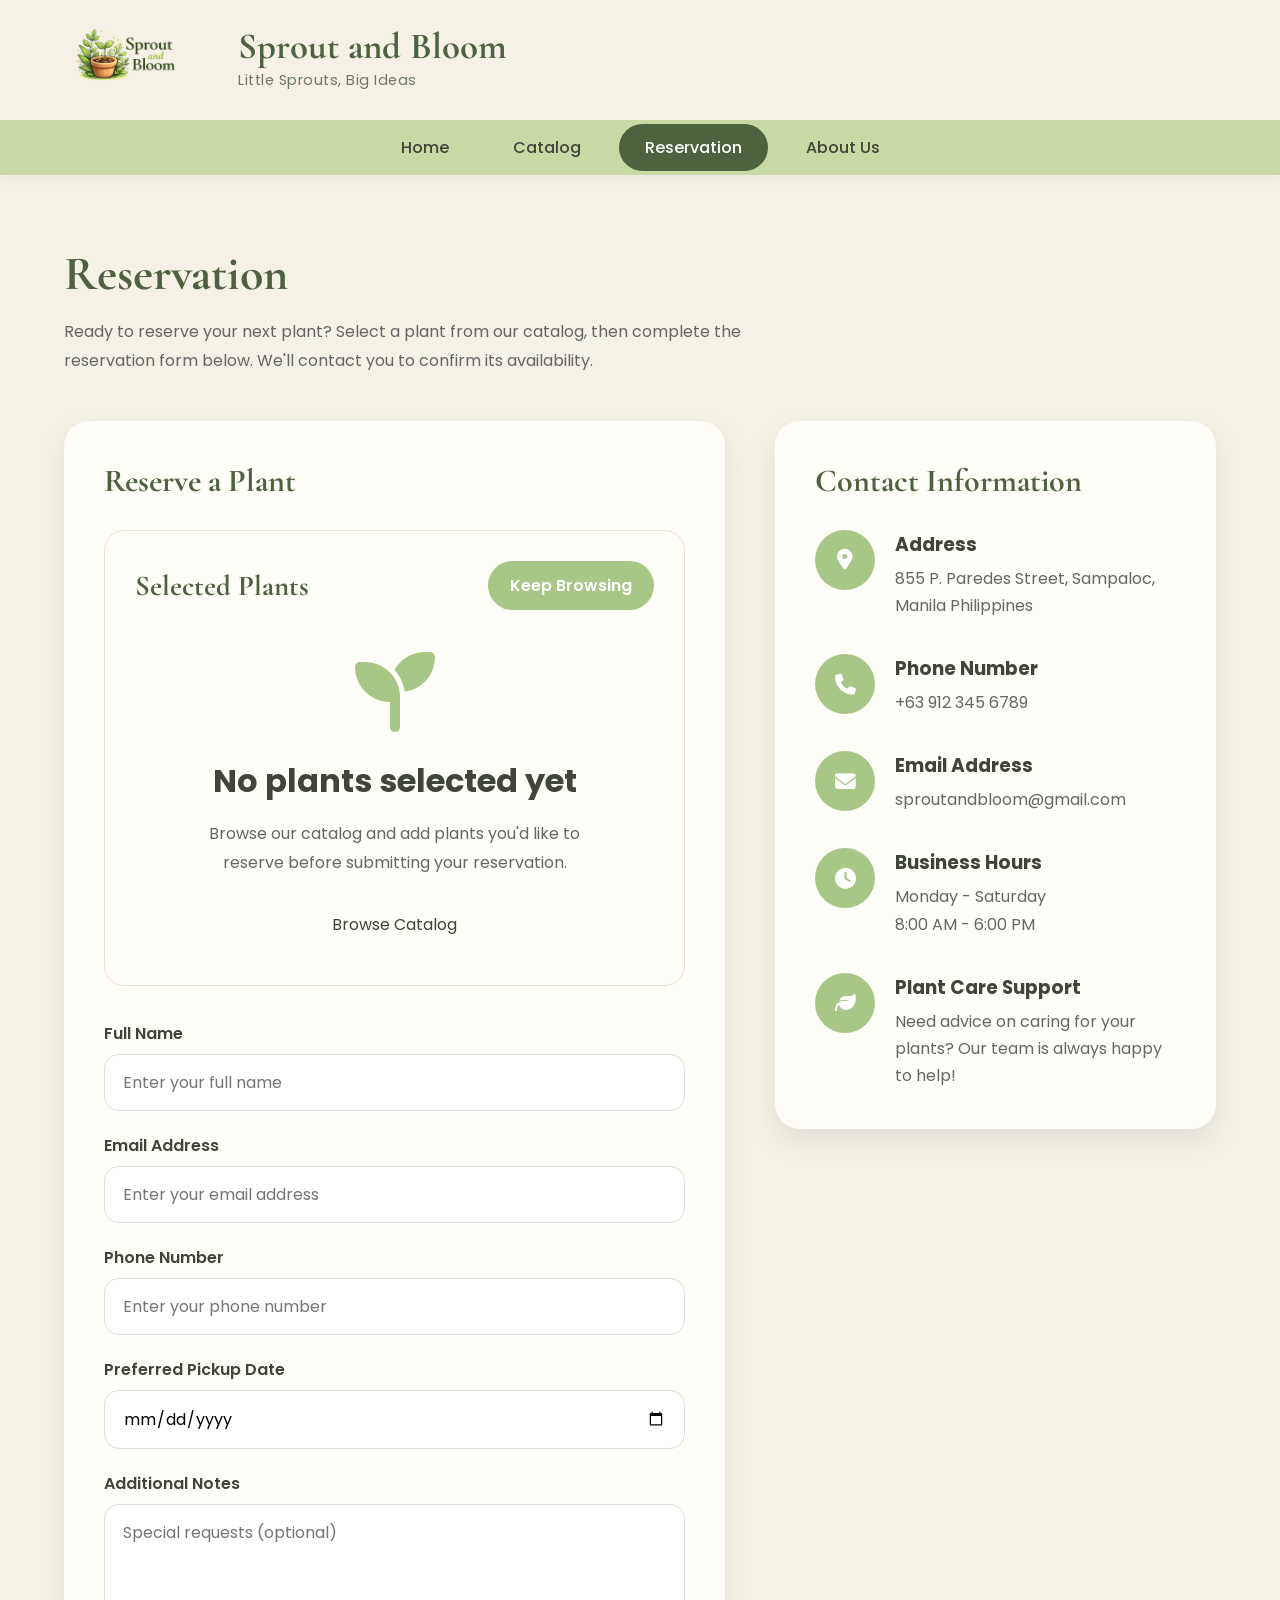
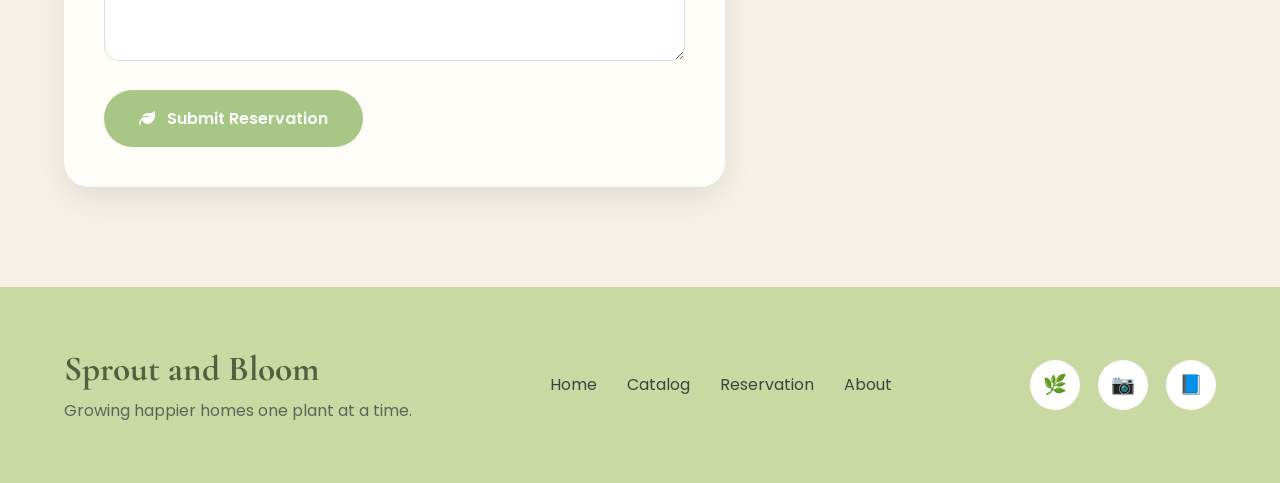
<file: contact.html>
<!DOCTYPE html>
<html lang="en">
<head>
    <meta charset="UTF-8">
    <meta name="viewport" content="width=device-width, initial-scale=1.0">
    <title>Contact | Sprout and Bloom</title>

    <link rel="stylesheet" href="contact.css">

    <link rel="preconnect" href="https://fonts.googleapis.com">
    <link rel="preconnect" href="https://fonts.gstatic.com" crossorigin>

    <link href="https://fonts.googleapis.com/css2?family=Cormorant+Garamond:wght@400;500;600;700&family=Poppins:wght@300;400;500;600;700&display=swap" rel="stylesheet">

    <link rel="stylesheet"
    href="https://cdnjs.cloudflare.com/ajax/libs/font-awesome/6.7.2/css/all.min.css">

</head>
<body>

<header>

    <div class="top-header">

        <div class="logo-section">
            <img src="pic/LOGO.png" alt="Sprout and Bloom Logo">

            <div class="logo-text">
                <h1>Sprout and Bloom</h1>
                <p>Little Sprouts, Big Ideas</p>
            </div>
        </div>

        <div class="user-actions"></div>

    </div>

    <nav>

        <ul>

            <li><a href="index.html">Home</a></li>

            <li><a href="catalog.html">Catalog</a></li>

            <li><a class="active" href="contact.html">Reservation</a></li>

            <li><a href="about.html">About Us</a></li>

        </ul>

    </nav>

</header>

<main>

    <section class="contact-page">

        <h1>Reservation</h1>

        <p class="contact-intro">
            Ready to reserve your next plant? Select a plant from our catalog, 
            then complete the reservation form below. 
            We'll contact you to confirm its availability.
        </p>

        <div class="contact-layout">

            <!-- Contact Form -->

            <div class="contact-form">

                <h2>Reserve a Plant</h2>

                <form>
                    <div class="reservation-box">

    <div class="reservation-header">

        <h3>Selected Plants</h3>

        <a href="catalog.html" class="browse-more-btn">
            Keep Browsing
        </a>

    </div>

            <div class="empty-reservation">

                <i class="fas fa-seedling"></i>

                <h4>No plants selected yet</h4>

                <p>
                    Browse our catalog and add plants you'd like to reserve before
                    submitting your reservation.
                </p>

                <a href="catalog.html" class="browse-btn">
                    Browse Catalog
                </a>

            </div>

            <div id="reservationItems"></div>

        </div>

                    <div class="input-group">
                        <label for="fullname">Full Name</label>
                        <input type="text" id="fullname" placeholder="Enter your full name" required>
                    </div>

                    <div class="input-group">
                        <label for="email">Email Address</label>
                        <input type="email" id="email" placeholder="Enter your email address" required>
                    </div>

                    <div class="input-group">
                        <label for="phone">Phone Number</label>
                        <input type="tel" id="phone" placeholder="Enter your phone number" required>
                    </div>

                    <div class="input-group">
                        <label for="pickup">Preferred Pickup Date</label>
                        <input type="date" id="pickup">
                    </div>

                    <div class="input-group">
                        <label for="message">Additional Notes</label>
                        <textarea id="message" rows="5"
                            placeholder="Special requests (optional)"></textarea>
                    </div>

                    <button type="submit" class="send-btn">
                        <i class="fas fa-leaf"></i>
                        Submit Reservation
                    </button>
                </form>

            </div>

            <!-- Contact Information -->

            <aside class="contact-info">

                <h2>Contact Information</h2>

                <div class="info-item">

                    <i class="fas fa-map-marker-alt"></i>

                    <div>
                        <h3>Address</h3>
                        <p>855 P. Paredes Street, Sampaloc, Manila Philippines</p>
                    </div>

                </div>

                <div class="info-item">

                    <i class="fas fa-phone"></i>

                    <div>
                        <h3>Phone Number</h3>
                        <p>+63 912 345 6789</p>
                    </div>

                </div>

                <div class="info-item">

                    <i class="fas fa-envelope"></i>

                    <div>
                        <h3>Email Address</h3>
                        <p>sproutandbloom@gmail.com</p>
                    </div>

                </div>

                <div class="info-item">

                    <i class="fas fa-clock"></i>

                    <div>
                        <h3>Business Hours</h3>
                        <p>
                            Monday - Saturday <br>
                            8:00 AM - 6:00 PM
                        </p>
                    </div>

                </div>

                <div class="info-item">

                    <i class="fas fa-leaf"></i>

                    <div>
                        <h3>Plant Care Support</h3>
                        <p>
                            Need advice on caring for your plants?
                            Our team is always happy to help!
                        </p>
                    </div>

                </div>

            </aside>

        </div>

    </section>

</main>

<footer>

<div class="footer-content">

<div class="footer-brand">

<h2>Sprout and Bloom</h2>

<p>

Growing happier homes one plant at a time.

</p>

</div>

<div class="footer-links">

<a href="index.html">Home</a>

<a href="catalog.html">Catalog</a>

<a href="contact.html">Reservation</a>

<a href="about.html">About</a>

</div>

<div class="socials">

<a href="#">🌿</a>

<a href="#">📷</a>

<a href="#">📘</a>

</div>

</div>

</footer>
<script src="cart.js"></script>
</body>
</html>
</file>
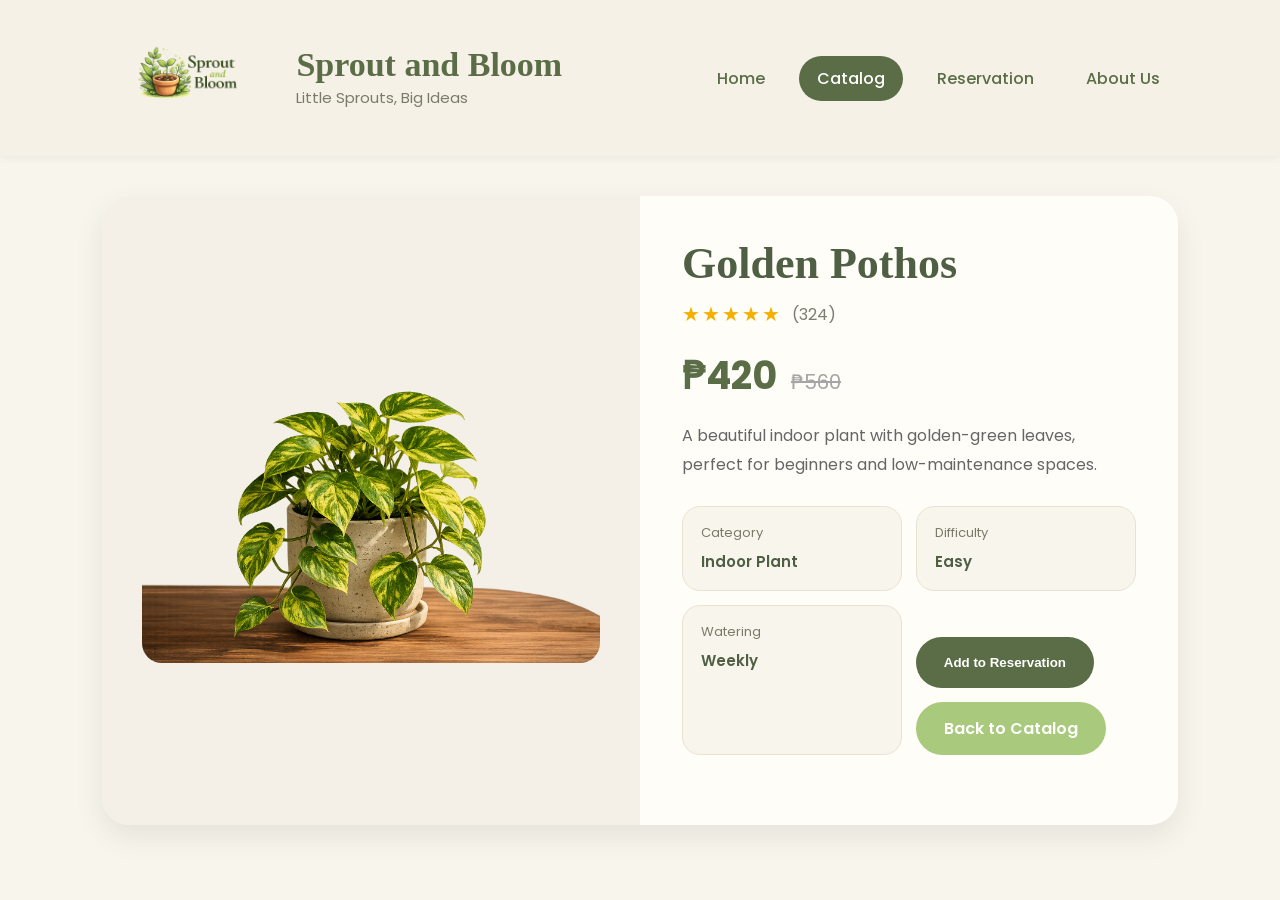
<file: goldenpathos.html>
<!DOCTYPE html>
<html lang="en">
<head>
  <meta charset="UTF-8" />
  <meta name="viewport" content="width=device-width, initial-scale=1.0" />
  <title>Golden Pothos | Sprout and Bloom</title>
  <link rel="stylesheet" href="goldenpathos.css" />
  <link rel="preconnect" href="https://fonts.googleapis.com">
  <link rel="preconnect" href="https://fonts.gstatic.com" crossorigin>
  <link href="https://fonts.googleapis.com/css2?family=Georgia:wght@400;700&family=Poppins:wght@300;400;500;600;700&display=swap" rel="stylesheet">
</head>
<body
    data-id="golden-pothos"
    data-name="Golden Pothos"
    data-price="420"
    data-image="pic/golden pathos plant.png">

  <header class="site-header">
    <div class="brand">
      <img src="pic/LOGO.png" alt="Sprout and Bloom Logo" class="logo">
      <div class="brand-text">
        <h1>Sprout and Bloom</h1>
        <p>Little Sprouts, Big Ideas</p>
      </div>
    </div>

    <nav class="nav-bar">
      <a href="index.html">Home</a>
      <a href="catalog.html" class="active">Catalog</a>
      <a href="contact.html">Reservation</a>
      <a href="about.html">About Us</a>
    </nav>
  </header>

  <main class="page">
    <section class="product-wrapper">
      <div class="product-image-panel">
        <img src="pic/golden pathos plant.png" alt="Golden Pathos">
      </div>

      <div class="product-info-panel">
        <h2>Golden Pothos</h2>

        <div class="rating">
          <span class="stars">★★★★★</span>
          <span class="rating-count">(324)</span>
        </div>

        <div class="price-row">
          <span class="price">₱420</span>
          <span class="old-price">₱560</span>
        </div>

        <p class="short-desc">
          A beautiful indoor plant with golden-green leaves, perfect for beginners and low-maintenance spaces.
        </p>

        <div class="info-boxes">
          <div class="info-box">
            <span class="label">Category</span>
            <span class="value">Indoor Plant</span>
          </div>
          <div class="info-box">
            <span class="label">Difficulty</span>
            <span class="value">Easy</span>
          </div>
          <div class="info-box">
            <span class="label">Watering</span>
            <span class="value">Weekly</span>
          </div>


        <div class="button-group">
          <button class="add-cart-btn back-btn">
        Add to Reservation
    </button>

    <a href="catalog.html" class="back-btn">
        Back to Catalog
    </a>

      </div>
    </section>
  </main>
<script src="cart.js"></script>
</body>
</html>
</file>
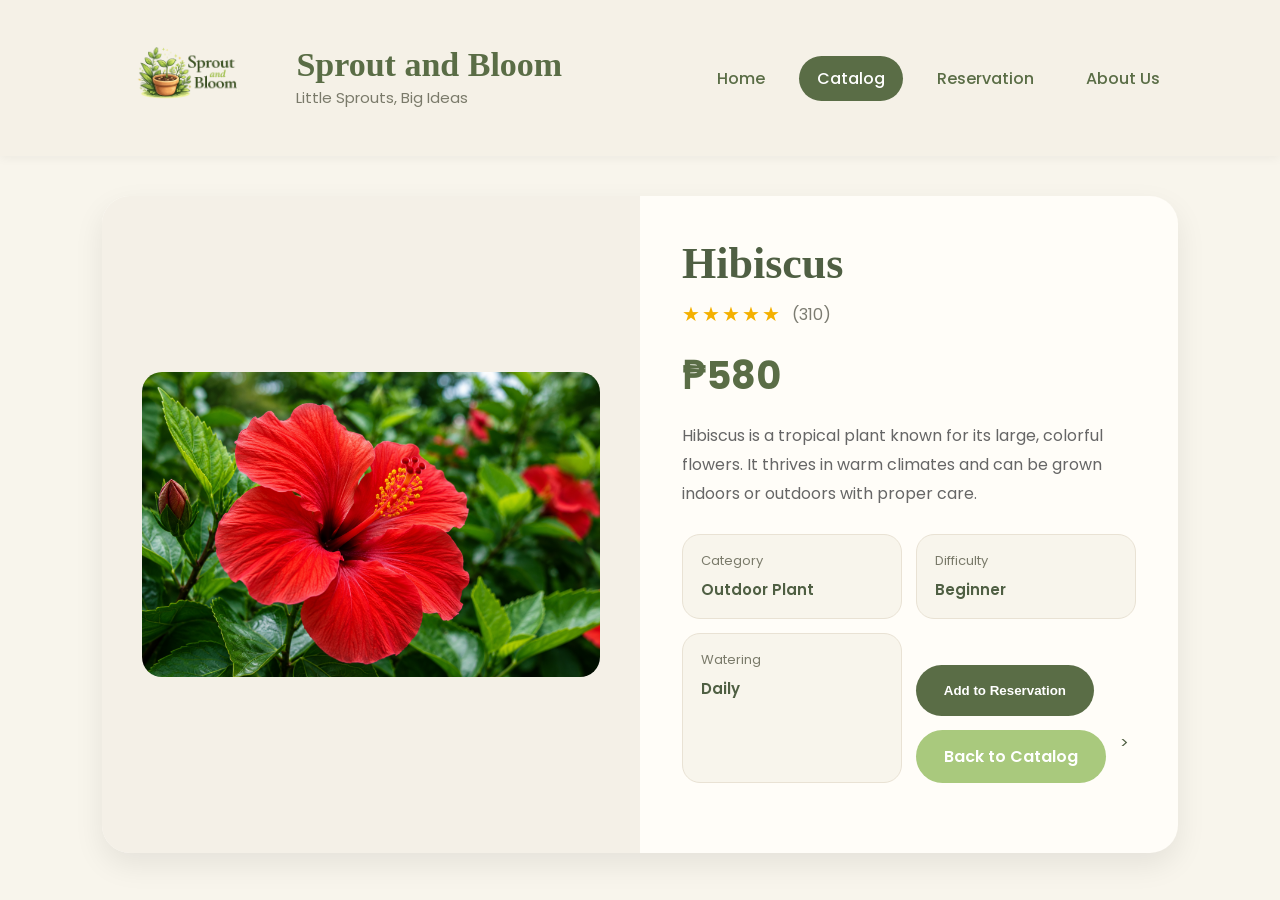
<file: hibiscus.html>
<!DOCTYPE html>
<html lang="en">
<head>
  <meta charset="UTF-8" />
  <meta name="viewport" content="width=device-width, initial-scale=1.0" />
  <title>Hibiscus | Sprout and Bloom</title>
  <link rel="stylesheet" href="hibiscus.css" />
  <link rel="preconnect" href="https://fonts.googleapis.com">
  <link rel="preconnect" href="https://fonts.gstatic.com" crossorigin>
  <link href="https://fonts.googleapis.com/css2?family=Georgia:wght@400;700&family=Poppins:wght@300;400;500;600;700&display=swap" rel="stylesheet">
</head>
<body
    data-id="hibiscus"
    data-name="Hibiscus"
    data-price="580"
    data-image="pic/hibiscus.png">

  <header class="site-header">
    <div class="brand">
      <img src="pic/LOGO.png" alt="Sprout and Bloom Logo" class="logo">
      <div class="brand-text">
        <h1>Sprout and Bloom</h1>
        <p>Little Sprouts, Big Ideas</p>
      </div>
    </div>

    <nav class="nav-bar">
      <a href="index.html">Home</a>
      <a href="catalog.html" class="active">Catalog</a>
      <a href="contact.html">Reservation</a>
      <a href="about.html">About Us</a>
    </nav>
  </header>

  <main class="page">
    <section class="product-wrapper">
      <div class="product-image-panel">
        <img src="pic/hibiscus.png" alt="Hibiscus">
      </div>

      <div class="product-info-panel">
        <h2>Hibiscus</h2>

        <div class="rating">
          <span class="stars">★★★★★</span>
          <span class="rating-count">(310)</span>
        </div>

        <div class="price-row">
          <span class="price">₱580</span>
        </div>

        <p class="short-desc">
          Hibiscus is a tropical plant known for its large, colorful flowers. It thrives in warm climates and can be grown indoors or outdoors with proper care.
        </p>

        <div class="info-boxes">
          <div class="info-box">
            <span class="label">Category</span>
            <span class="value">Outdoor Plant</span>
          </div>
          <div class="info-box">
            <span class="label">Difficulty</span>
            <span class="value">Beginner</span>
          </div>
          <div class="info-box">
            <span class="label">Watering</span>
            <span class="value">Daily</span>
          </div>
          

      



        <div class="button-group">
          <button class="add-cart-btn back-btn">
        Add to Reservation
    </button>

    <a href="catalog.html" class="back-btn">
        Back to Catalog
    </a>>
      </div>
    </section>
  </main>
<script src="cart.js"></script>
</body>
</html>
</file>
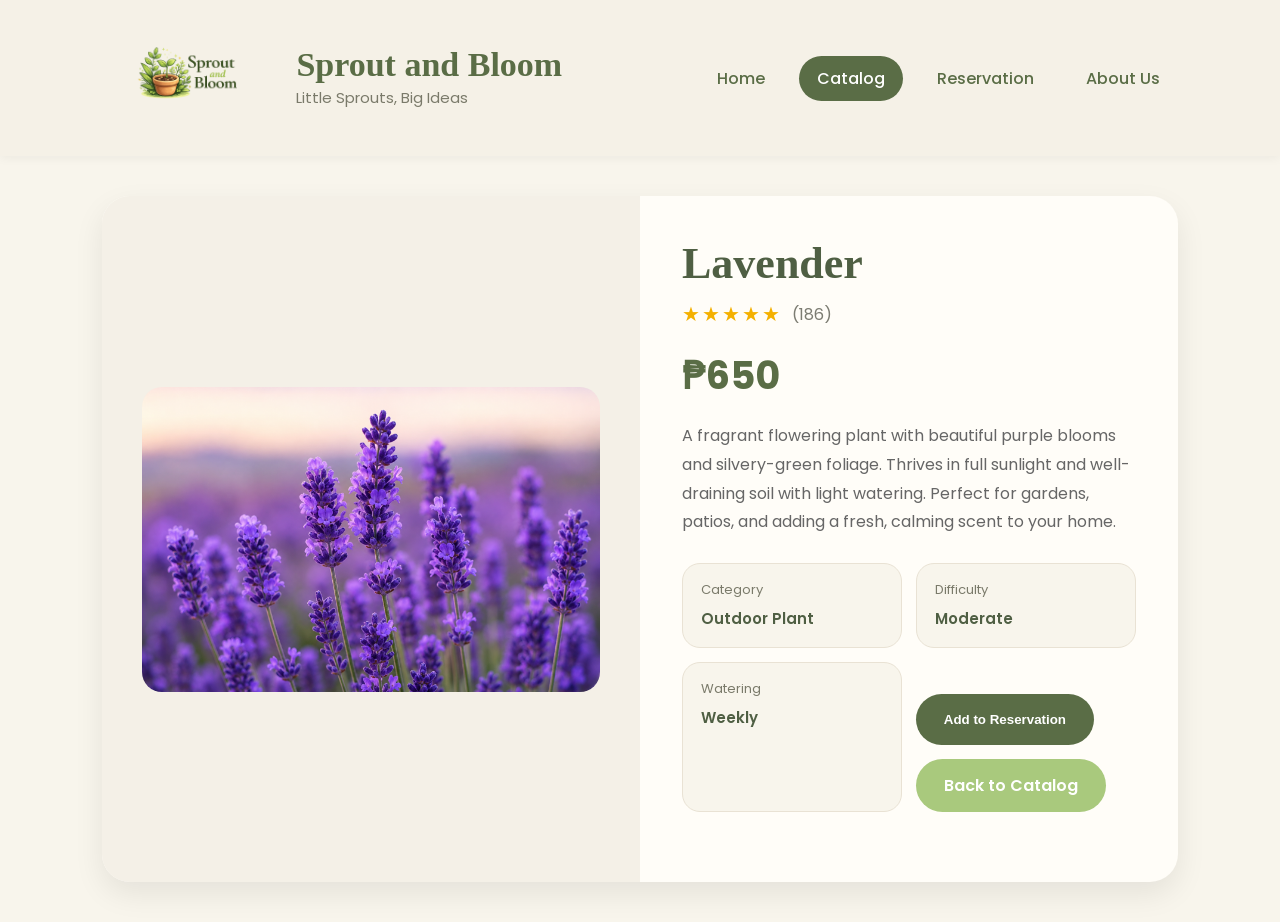
<file: lavender.html>
<!DOCTYPE html>
<html lang="en">
<head>
  <meta charset="UTF-8" />
  <meta name="viewport" content="width=device-width, initial-scale=1.0" />
  <title>Lavender | Sprout and Bloom</title>
  <link rel="stylesheet" href="lavender.css" />
  <link rel="preconnect" href="https://fonts.googleapis.com">
  <link rel="preconnect" href="https://fonts.gstatic.com" crossorigin>
  <link href="https://fonts.googleapis.com/css2?family=Georgia:wght@400;700&family=Poppins:wght@300;400;500;600;700&display=swap" rel="stylesheet">
</head>
<body
    data-id="lavender"
    data-name="Lavender"
    data-price="650"
    data-image="pic/lavender.png">

  <header class="site-header">
    <div class="brand">
      <img src="pic/LOGO.png" alt="Sprout and Bloom Logo" class="logo">
      <div class="brand-text">
        <h1>Sprout and Bloom</h1>
        <p>Little Sprouts, Big Ideas</p>
      </div>
    </div>

    <nav class="nav-bar">
      <a href="index.html">Home</a>
      <a href="catalog.html" class="active">Catalog</a>
      <a href="contact.html">Reservation</a>
      <a href="about.html">About Us</a>
    </nav>
  </header>

  <main class="page">
    <section class="product-wrapper">
      <div class="product-image-panel">
        <img src="pic/lavender.png" alt="Lavender">
      </div>

      <div class="product-info-panel">
        <h2>Lavender</h2>

        <div class="rating">
          <span class="stars">★★★★★</span>
          <span class="rating-count">(186)</span>
        </div>

        <div class="price-row">
          <span class="price">₱650</span>
        </div>

        <p class="short-desc">
          A fragrant flowering plant with beautiful purple blooms and silvery-green foliage. Thrives in full sunlight and well-draining soil with light watering. Perfect for gardens, patios, and adding a fresh, calming scent to your home.
        </p>

        <div class="info-boxes">
          <div class="info-box">
            <span class="label">Category</span>
            <span class="value">Outdoor Plant</span>
          </div>
          <div class="info-box">
            <span class="label">Difficulty</span>
            <span class="value">Moderate</span>
          </div>
          <div class="info-box">
            <span class="label">Watering</span>
            <span class="value">Weekly</span>
          </div>
         

        <div class="button-group">
              <button class="add-cart-btn back-btn">
        Add to Reservation
    </button>

    <a href="catalog.html" class="back-btn">
        Back to Catalog
    </a>
      </div>
    </section>
  </main>
<script src="cart.js"></script>
</body>
</html>
</file>
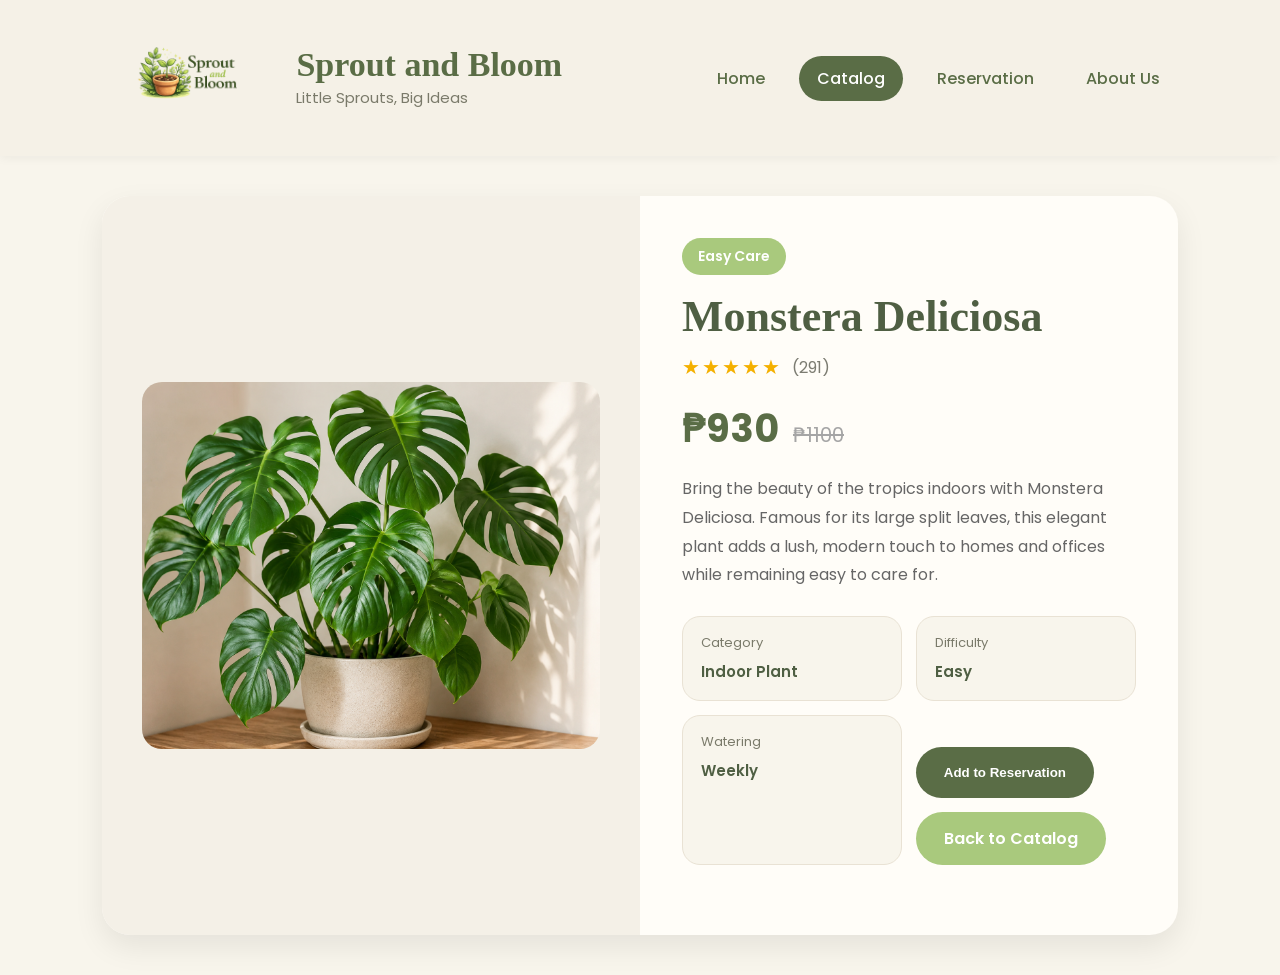
<file: monstera.html>
<!DOCTYPE html>
<html lang="en">
<head>
  <meta charset="UTF-8" />
  <meta name="viewport" content="width=device-width, initial-scale=1.0" />
  <title>Monstera | Sprout and Bloom</title>
  <link rel="stylesheet" href="monstera.css" />
  <link rel="preconnect" href="https://fonts.googleapis.com">
  <link rel="preconnect" href="https://fonts.gstatic.com" crossorigin>
  <link href="https://fonts.googleapis.com/css2?family=Georgia:wght@400;700&family=Poppins:wght@300;400;500;600;700&display=swap" rel="stylesheet">
</head>
<body
    data-id="monstera-deliciosa"
    data-name="Monstera Deliciosa"
    data-price="930"
    data-image="pic/monstera.png">

  <header class="site-header">
    <div class="brand">
      <img src="pic/LOGO.png" alt="Sprout and Bloom Logo" class="logo">
      <div class="brand-text">
        <h1>Sprout and Bloom</h1>
        <p>Little Sprouts, Big Ideas</p>
      </div>
    </div>

    <nav class="nav-bar">
      <a href="index.html">Home</a>
      <a href="catalog.html" class="active">Catalog</a>
      <a href="contact.html">Reservation</a>
      <a href="about.html">About Us</a>
    </nav>
  </header>

  <main class="page">
    <section class="product-wrapper">
      <div class="product-image-panel">
        <img src="pic/monstera.png" alt="Monstera">
      </div>

      <div class="product-info-panel">
        <span class="badge">Easy Care</span>
        <h2>Monstera Deliciosa</h2>

        <div class="rating">
          <span class="stars">★★★★★</span>
          <span class="rating-count">(291)</span>
        </div>

        <div class="price-row">
          <span class="price">₱930</span>
          <span class="old-price">₱1100</span>
        </div>

        <p class="short-desc">
          Bring the beauty of the tropics indoors with Monstera Deliciosa. Famous for its large split leaves, this elegant plant adds a lush, modern touch to homes and offices while remaining easy to care for.
        </p>

        <div class="info-boxes">
          <div class="info-box">
            <span class="label">Category</span>
            <span class="value">Indoor Plant</span>
          </div>
          <div class="info-box">
            <span class="label">Difficulty</span>
            <span class="value">Easy</span>
          </div>
          <div class="info-box">
            <span class="label">Watering</span>
            <span class="value">Weekly</span>
          </div>
        <div class="button-group">
         <button class="add-cart-btn back-btn">
        Add to Reservation
    </button>

    <a href="catalog.html" class="back-btn">
        Back to Catalog
    </a>
      </div>
    </section>
  </main>
<script src="cart.js"></script>
</body>
</html>
</file>
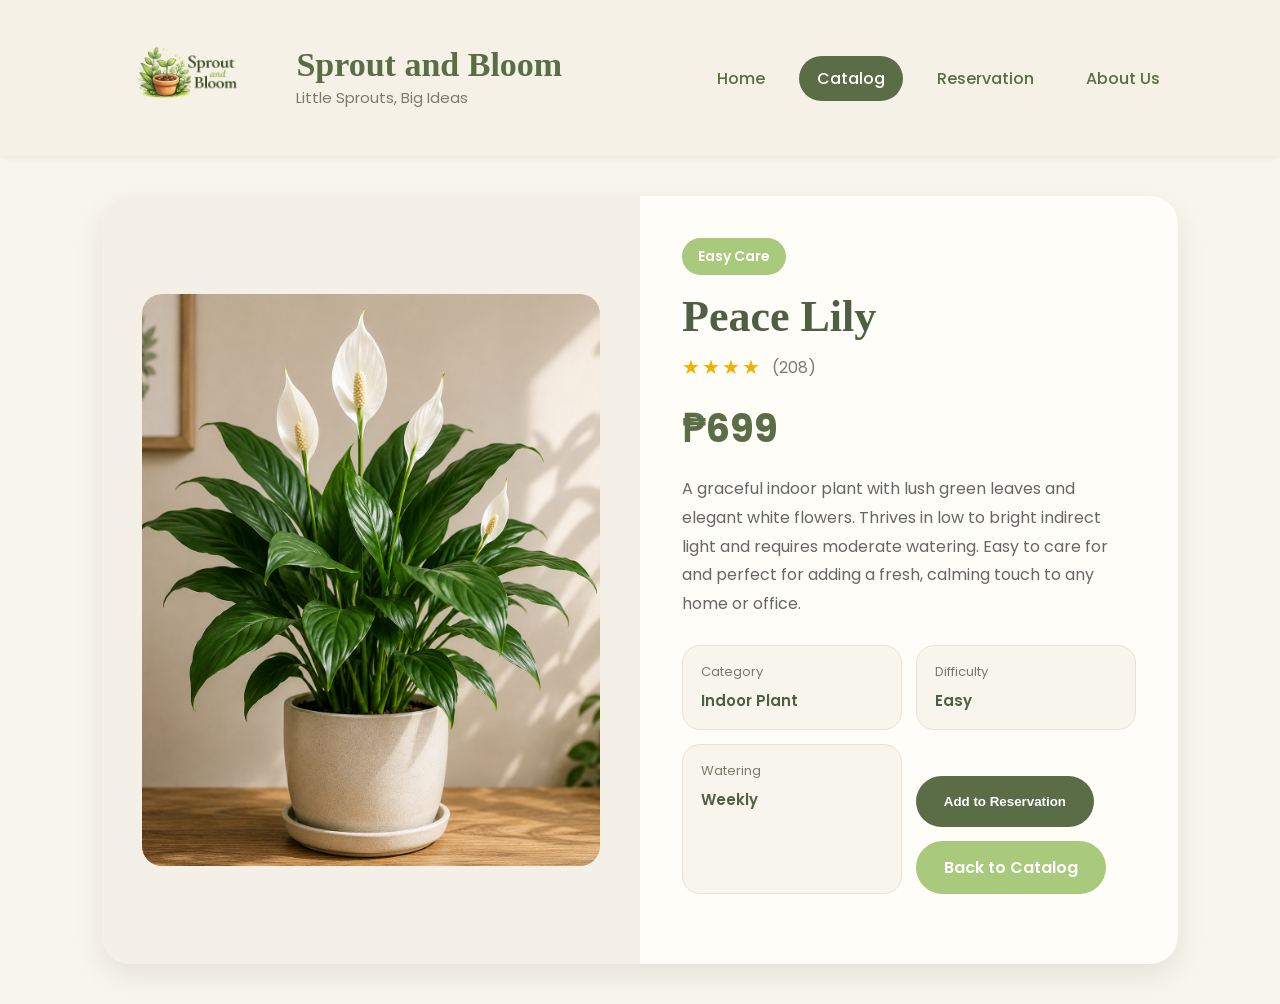
<file: peace.html>
<!DOCTYPE html>
<html lang="en">
<head>
  <meta charset="UTF-8" />
  <meta name="viewport" content="width=device-width, initial-scale=1.0" />
  <title>Golden Pathos | Sprout and Bloom</title>
  <link rel="stylesheet" href="peace.css" />
  <link rel="preconnect" href="https://fonts.googleapis.com">
  <link rel="preconnect" href="https://fonts.gstatic.com" crossorigin>
  <link href="https://fonts.googleapis.com/css2?family=Georgia:wght@400;700&family=Poppins:wght@300;400;500;600;700&display=swap" rel="stylesheet">
</head>
<body
    data-id="peace-lily"
    data-name="Peace Lily"
    data-price="699"
    data-image="pic/peace lily.png">

  <header class="site-header">
    <div class="brand">
      <img src="pic/LOGO.png" alt="Sprout and Bloom Logo" class="logo">
      <div class="brand-text">
        <h1>Sprout and Bloom</h1>
        <p>Little Sprouts, Big Ideas</p>
      </div>
    </div>

    <nav class="nav-bar">
      <a href="index.html">Home</a>
      <a href="catalog.html" class="active">Catalog</a>
      <a href="contact.html">Reservation</a>
      <a href="about.html">About Us</a>
    </nav>
  </header>

  <main class="page">
    <section class="product-wrapper">
      <div class="product-image-panel">
        <img src="pic/peace lily.png" alt="Peace Lily">
      </div>

      <div class="product-info-panel">
        <span class="badge">Easy Care</span>
        <h2>Peace Lily</h2>

        <div class="rating">
          <span class="stars">★★★★</span>
          <span class="rating-count">(208)</span>
        </div>

        <div class="price-row">
          <span class="price">₱699</span>
        </div>

        <p class="short-desc">
          A graceful indoor plant with lush green leaves and elegant white flowers. Thrives in low to bright indirect light and requires moderate watering. Easy to care for and perfect for adding a fresh, calming touch to any home or office.
        </p>

        <div class="info-boxes">
          <div class="info-box">
            <span class="label">Category</span>
            <span class="value">Indoor Plant</span>
          </div>
          <div class="info-box">
            <span class="label">Difficulty</span>
            <span class="value">Easy</span>
          </div>
          <div class="info-box">
            <span class="label">Watering</span>
            <span class="value">Weekly</span>
          </div>
   

        <div class="button-group">
           <button class="add-cart-btn back-btn">
        Add to Reservation
    </button>

    <a href="catalog.html" class="back-btn">
        Back to Catalog
    </a>
      </div>
    </section>
  </main>
<script src="cart.js"></script>
</body>
</html>
</file>
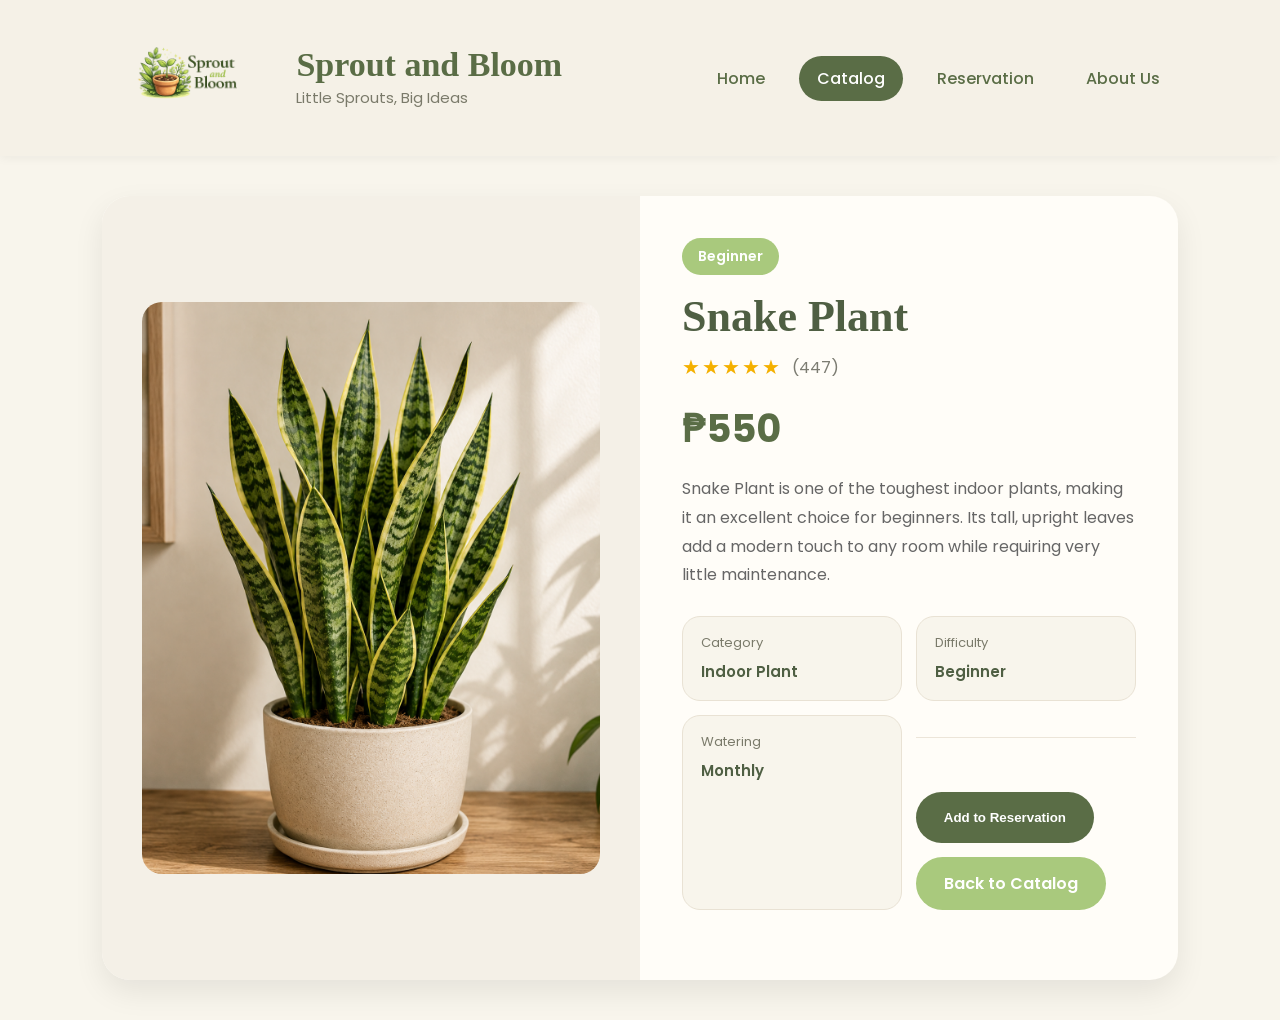
<file: snake.html>
<!DOCTYPE html>
<html lang="en">
<head>
  <meta charset="UTF-8" />
  <meta name="viewport" content="width=device-width, initial-scale=1.0" />
  <title>Snake Plant | Sprout and Bloom</title>
  <link rel="stylesheet" href="snake.css" />
  <link rel="preconnect" href="https://fonts.googleapis.com">
  <link rel="preconnect" href="https://fonts.gstatic.com" crossorigin>
  <link href="https://fonts.googleapis.com/css2?family=Georgia:wght@400;700&family=Poppins:wght@300;400;500;600;700&display=swap" rel="stylesheet">
</head>
<body
    data-id="snake-plant"
    data-name="Snake Plant"
    data-price="550"
    data-image="pic/snake.png">

  <header class="site-header">
    <div class="brand">
      <img src="pic/LOGO.png" alt="Sprout and Bloom Logo" class="logo">
      <div class="brand-text">
        <h1>Sprout and Bloom</h1>
        <p>Little Sprouts, Big Ideas</p>
      </div>
    </div>

    <nav class="nav-bar">
      <a href="index.html">Home</a>
      <a href="catalog.html" class="active">Catalog</a>
      <a href="contact.html">Reservation</a>
      <a href="about.html">About Us</a>
    </nav>
  </header>

  <main class="page">
    <section class="product-wrapper">
      <div class="product-image-panel">
        <img src="pic/snake.png" alt="Snake Plant">
      </div>

      <div class="product-info-panel">
        <span class="badge">Beginner</span>
        <h2>Snake Plant</h2>

        <div class="rating">
          <span class="stars">★★★★★</span>
          <span class="rating-count">(447)</span>
        </div>

        <div class="price-row">
          <span class="price">₱550</span>
        </div>

        <p class="short-desc">
          Snake Plant is one of the toughest indoor plants, making it an excellent choice for beginners. Its tall, upright leaves add a modern touch to any room while requiring very little maintenance.
        </p>

        <div class="info-boxes">
          <div class="info-box">
            <span class="label">Category</span>
            <span class="value">Indoor Plant</span>
          </div>
          <div class="info-box">
            <span class="label">Difficulty</span>
            <span class="value">Beginner</span>
          </div>
          <div class="info-box">
            <span class="label">Watering</span>
            <span class="value">Monthly</span>
          </div>
        <div class="section">
        <div class="button-group">
              <button class="add-cart-btn back-btn">
        Add to Reservation
    </button>

    <a href="catalog.html" class="back-btn">
        Back to Catalog
    </a>
      </div>
    </section>
  </main>
<script src="cart.js"></script>
</body>
</html>
</file>
<file: index.css>
*{
    margin:0;
    padding:0;
    box-sizing:border-box;
}

html{
    scroll-behavior:smooth;
}

body{
    font-family:'Poppins',sans-serif;
    background:#F5F1E7;
    color:#40453B;
}

a{
    text-decoration:none;
    color:inherit;
}

img{
    display:block;
    max-width:100%;
}

button{
    border:none;
    outline:none;
    cursor:pointer;
    font-family:'Poppins',sans-serif;
}

header{
    width:100%;
    position:sticky;
    top:0;
    z-index:1000;
    background:rgba(245,241,231,.95);
    backdrop-filter:blur(10px);
    box-shadow:0 3px 15px rgba(0,0,0,.05);
}

.top-header {               /* adjusted the logo size */
    height: 120px;          
    display: flex;
    align-items: center;
    justify-content: space-between;
    overflow: hidden;       
    padding: 0 40px;
}

.logo-section{
    display:flex;
    align-items:center;
    gap:18px;
}

.logo-section img {  /* adjusted the logo size */
    width: 180px;
    height: auto;
}

.logo-text h1{
    font-family:'Cormorant Garamond',serif;
    font-size:2.3rem;
    font-weight:700;
    color:#4E6240;
    line-height:1;
}

.logo-text p{
    margin-top:4px;
    color:#6D7764;
    font-size:.9rem;
    letter-spacing:.5px;
}

.search-container{
    width:470px;
    height:56px;
    display:flex;
    overflow:hidden;
    border-radius:40px;
    background:white;
    box-shadow:0 10px 25px rgba(0,0,0,.08);
}

.search-container input{
    flex:1;
    border:none;
    outline:none;
    padding:0 22px;
    font-size:1rem;
    background:transparent;
}

.search-container button{
    width:68px;
    background:#A8C686;
    color:white;
    font-size:1.1rem;
    transition:.3s;
}

.search-container button:hover{
    background:#8FAE69;
}

.user-actions{
    display:flex;
    align-items:center;
    gap:18px;
}

.user-actions a{
    padding:12px 28px;
    border-radius:30px;
    background:#A8C686;
    color:white;
    font-weight:500;
    transition:.3s;
}

.user-actions a:hover{
    transform:translateY(-2px);
    background:#8FAE69;
}

.profile-btn{
    width:52px;
    height:52px;
    border-radius:50%;
    background:white;
    font-size:1.2rem;
    color:#4E6240;
    box-shadow:0 8px 20px rgba(0,0,0,.08);
    transition:.3s;
}

.profile-btn:hover{
    transform:translateY(-2px);
}

nav{
    width:100%;
    background:#C9D9A4;
}

nav ul{
    width:90%;
    max-width:1400px;
    margin:auto;
    display:flex;
    justify-content:center;
    align-items:center;
    gap:12px;
    list-style:none;
    padding:15px 0;
}

nav a{
    padding:12px 26px;
    border-radius:30px;
    font-weight:500;
    transition:.3s;
}

nav a:hover{
    background:#B5C98C;
}

nav .active{
    background:#4E6240;
    color:white;
}

.hero{
    width:90%;
    max-width:1400px;
    margin:70px auto;
    display:grid;
    grid-template-columns:1fr 1fr;
    gap:80px;
    align-items:center;
}

.hero-text{
    display:flex;
    flex-direction:column;
    justify-content:center;
}

.hero-subtitle{
    font-size:1.2rem;
    color:#6F7764;
    margin-bottom:12px;
}

.hero-text h2{
    font-family:'Cormorant Garamond',serif;
    font-size:5rem;
    line-height:1;
    margin-bottom:24px;
    color:#40453B;
}

.hero-text h2 span{
    color:#7FA95C;
}

.hero-text p{
    font-size:1.1rem;
    line-height:1.8;
    max-width:520px;
    margin-bottom:40px;
    color:#666;
}

.shop-btn{
    width:190px;
    text-align:center;
    padding:18px;
    border-radius:40px;
    background:#A8C686;
    color:white;
    font-size:1rem;
    font-weight:600;
    box-shadow:0 15px 30px rgba(168,198,134,.35);
    transition:.35s;
}

.shop-btn:hover{
    transform:translateY(-4px);
    background:#8FAE69;
    box-shadow:0 18px 35px rgba(143,174,105,.4);
}

.hero-image{
    display:flex;
    justify-content:center;
}

.hero-image img{
    width:100%;
    max-width:620px;
    border-radius:35px;
    object-fit:cover;
    box-shadow:0 25px 50px rgba(0,0,0,.12);
}

.tagline{
    width:90%;
    max-width:1000px;
    margin:20px auto 90px;
    text-align:center;
}

.tagline h2{
    font-family:'Cormorant Garamond',serif;
    font-size:2.8rem;
    color:#4E6240;
    font-weight:600;
}

.featured-products{
    width:90%;
    max-width:1400px;
    margin:0 auto 100px;
}

.section-heading{
    display:flex;
    justify-content:space-between;
    align-items:center;
    margin-bottom:40px;
}

.section-heading h2{
    font-family:'Cormorant Garamond',serif;
    font-size:2.6rem;
    color:#4E6240;
}

.section-heading a{
    background:#A8C686;
    color:#fff;
    padding:12px 28px;
    border-radius:30px;
    font-weight:500;
    transition:.3s;
}

.section-heading a:hover{
    background:#8FAE69;
    transform:translateY(-2px);
}

.product-grid{
    display:grid;
    grid-template-columns:repeat(4,1fr);
    gap:30px;
}

.view-btn{
    display:block;
    width:calc(100% - 50px);
    margin:0 25px 25px;
    padding:14px;
    border-radius:30px;
    background:#A8C686;
    color:#fff;
    font-size:.95rem;
    font-weight:600;
    text-align:center;
    transition:.3s;
}

.product-card{
    background:#FFFDF8;
    border-radius:25px;
    overflow:hidden;
    box-shadow:0 12px 30px rgba(0,0,0,.08);
    transition:.35s;
}

.product-card:hover{
    transform:translateY(-8px);
    box-shadow:0 20px 40px rgba(0,0,0,.12);
}

.product-card img{
    width:100%;
    height:260px;
    object-fit:cover;
}

.product-card h3{
    margin:25px 25px 10px;
    font-size:1.25rem;
    color:#40453B;
}

.price{
    margin:0 25px 20px;
    font-size:1.15rem;
    font-weight:600;
    color:#7FA95C;
}

.product-card button{
    width:calc(100% - 50px);
    margin:0 25px 25px;
    padding:14px;
    border-radius:30px;
    background:#A8C686;
    color:#fff;
    font-size:.95rem;
    font-weight:600;
    transition:.3s;
}

.product-card button:hover{
    background:#8FAE69;
}

.categories{
    width:90%;
    max-width:1400px;
    margin:0 auto 100px;
}

.categories h2{
    font-family:'Cormorant Garamond',serif;
    font-size:2.6rem;
    margin-bottom:40px;
    text-align:center;
    color:#4E6240;
}

.category-grid{
    display:grid;
    grid-template-columns:repeat(4,1fr);
    gap:30px;
}

.category-card{
    position:relative;
    overflow:hidden;
    border-radius:25px;
    cursor:pointer;
    box-shadow:0 12px 30px rgba(0,0,0,.08);
    transition:.35s;
}

.category-card:hover{
    transform:scale(1.03);
}

.category-card img{
    width:100%;
    height:260px;
    object-fit:cover;
    transition:.4s;
}

.category-card:hover img{
    transform:scale(1.08);
}

.category-card h3{
    position:absolute;
    left:0;
    right:0;
    bottom:0;
    padding:22px;
    color:#fff;
    font-size:1.4rem;
    background:linear-gradient(to top,rgba(0,0,0,.65),transparent);
}

.benefits{
    width:90%;
    max-width:1400px;
    margin:0 auto 100px;
}

.benefits h2{
    font-family:'Cormorant Garamond',serif;
    font-size:2.6rem;
    text-align:center;
    margin-bottom:50px;
    color:#4E6240;
}

.benefit-grid{
    display:grid;
    grid-template-columns:repeat(4,1fr);
    gap:30px;
}

.benefit-card{
    background:#FFFDF8;
    border-radius:25px;
    padding:40px 30px;
    text-align:center;
    box-shadow:0 10px 30px rgba(0,0,0,.08);
    transition:.35s;
}

.benefit-card:hover{
    transform:translateY(-8px);
}

.benefit-card i{
    font-size:2.8rem;
    color:#7FA95C;
    margin-bottom:20px;
}

.benefit-card h3{
    margin-bottom:15px;
    color:#40453B;
}

.benefit-card p{
    color:#666;
    line-height:1.7;
    font-size:.95rem;
}

footer{
    background:#C9D9A4;
    margin-top:80px;
}

.footer-content{
    width:90%;
    max-width:1400px;
    margin:auto;
    padding:60px 0;
    display:flex;
    justify-content:space-between;
    align-items:center;
    gap:50px;
}

.footer-brand h2{
    font-family:'Cormorant Garamond',serif;
    font-size:2.2rem;
    color:#4E6240;
    margin-bottom:8px;
}

.footer-brand p{
    color:#5D6656;
}

.footer-links{
    display:flex;
    gap:30px;
    flex-wrap:wrap;
}

.footer-links a{
    color:#40453B;
    transition:.3s;
}

.footer-links a:hover{
    color:#fff;
}

.socials{
    display:flex;
    gap:18px;
}

.socials a{
    width:50px;
    height:50px;
    background:#fff;
    border-radius:50%;
    display:flex;
    justify-content:center;
    align-items:center;
    font-size:1.2rem;
    color:#4E6240;
    transition:.3s;
}

.socials a:hover{
    background:#A8C686;
    color:#fff;
    transform:translateY(-4px);
}

@media(max-width:1100px){

    .hero{
        grid-template-columns:1fr;
        text-align:center;
    }

    .hero-text{
        align-items:center;
    }

    .product-grid,
    .category-grid,
    .benefit-grid{
        grid-template-columns:repeat(2,1fr);
    }

    .footer-content{
        flex-direction:column;
        text-align:center;
    }
}

@media(max-width:700px){

    .top-header{
        flex-direction:column;
        gap:20px;
    }

    .search-container{
        width:100%;
    }

    nav ul{
        flex-wrap:wrap;
    }

    .hero-text h2{
        font-size:3.4rem;
    }

    .product-grid,
    .category-grid,
    .benefit-grid{
        grid-template-columns:1fr;
    }

    .section-heading{
        flex-direction:column;
        gap:20px;
    }

    .tagline h2{
        font-size:2rem;
    }
}
</file>
<file: about.css>
/* ==========================================
   RESET
========================================== */

*{
    margin:0;
    padding:0;
    box-sizing:border-box;
}

html{
    scroll-behavior:smooth;
}

body{
    font-family:'Poppins',sans-serif;
    background:#F5F1E7;
    color:#40453B;
}

a{
    text-decoration:none;
    color:inherit;
}

img{
    display:block;
    max-width:100%;
}

button{
    border:none;
    cursor:pointer;
    font-family:'Poppins',sans-serif;
}

input{
    font-family:'Poppins',sans-serif;
}

/* ==========================================
   HEADER
========================================== */

header{
    width:100%;
    position:sticky;
    top:0;
    z-index:1000;
    background:rgba(245,241,231,.95);
    backdrop-filter:blur(10px);
    box-shadow:0 3px 15px rgba(0,0,0,.05);
}

/* ---------- Top Header ---------- */

.top-header{
    height:120px;
    display:flex;
    align-items:center;
    justify-content:space-between;
    overflow:hidden;
    padding:0 40px;
}

.logo-section{
    display:flex;
    align-items:center;
    gap:18px;

}

.logo-section img{
    width: 180px;
    height:auto;
}

.logo-text h1{
    font-family:'Cormorant Garamond',serif;
    font-size:2rem;
    color:#4E6240;
    line-height:1;
}

.logo-text p{
     margin-top:4px;
    color:#6D7764;
    font-size:.9rem;
    letter-spacing:.5px;
}

/* ==========================================
   NAVIGATION
========================================== */

nav{

    background:#C9D9A4;

}

nav ul{

    width:90%;

    max-width:1400px;

    margin:auto;

    display:flex;

    justify-content:center;

    gap:12px;

    list-style:none;

    padding:15px 0;

}

nav a{

    padding:12px 26px;

    border-radius:30px;

    transition:.3s;

}

nav a:hover{

    background:#B5C98C;

}

nav .active{

    background:#4E6240;

    color:white;

}

/* ==========================================
   HERO
========================================== */

.catalog-header{

    width:90%;

    max-width:1400px;

    margin:55px auto 40px;

}

.breadcrumb{

    display:flex;

    gap:12px;

    color:#777;

    margin-bottom:18px;

}

.catalog-header h1{

    font-family:'Cormorant Garamond',serif;

    font-size:3.3rem;

    color:#4E6240;

    margin-bottom:15px;

}

.catalog-description{

    max-width:700px;

    color:#666;

    line-height:1.8;

    font-size:1.05rem;

}

/* ==========================================
   ABOUT SECTION
========================================== */

.about-layout{

    width:90%;

    max-width:1400px;

    margin:20px auto 90px;

    display:grid;

    grid-template-columns:480px 1fr;

    gap:45px;

    align-items:center;

}

.about-image img{

    width:100%;

    height:550px;

    object-fit:cover;

    border-radius:25px;

    box-shadow:0 12px 30px rgba(0,0,0,.08);

}

.about-content{

    background:#FFFDF8;

    padding:50px;

    border-radius:25px;

    box-shadow:0 12px 30px rgba(0,0,0,.08);

}

.about-content h2{

    font-family:'Cormorant Garamond',serif;

    font-size:2.8rem;

    color:#4E6240;

    margin-bottom:20px;

}

.about-content p{

    color:#666;

    line-height:1.9;

    margin-bottom:20px;

    font-size:1rem;

}

.view-btn{

    display:inline-block;

    margin-top:15px;

    padding:16px 35px;

    background:#A8C686;

    color:white;

    border-radius:30px;

    font-weight:600;

    transition:.3s;

}

.view-btn:hover{

    background:#8FAE69;

}

/* ==========================================
   VALUES SECTION
========================================== */

.values{
    width:90%;
    max-width:1400px;
    margin:0 auto 90px;
    display:grid;
    grid-template-columns:repeat(3,1fr);
    gap:30px;
}

.product-card{
    background:#FFFDF8;
    border-radius:25px;
    overflow:hidden;
    box-shadow:0 12px 30px rgba(0,0,0,.08);
    transition:.35s ease;
}

.product-card:hover{
    transform:translateY(-10px);
    box-shadow:0 20px 45px rgba(0,0,0,.15);
}

.product-info{
    padding:35px;
}

.product-info h3{
    font-family:'Cormorant Garamond',serif;
    font-size:2rem;
    color:#4E6240;
    margin-bottom:18px;
}

.product-info p{
    color:#666;
    line-height:1.8;
}

/* ==========================================
   STATISTICS
========================================== */

.statistics{
    width:90%;
    max-width:1400px;
    margin:0 auto 100px;
    display:grid;
    grid-template-columns:repeat(4,1fr);
    gap:25px;
}

.stat{
    background:#FFFDF8;
    border-radius:25px;
    padding:45px 20px;
    text-align:center;
    box-shadow:0 12px 30px rgba(0,0,0,.08);
    transition:.3s;
}

.stat:hover{
    transform:translateY(-8px);
}

.stat h2{
    font-family:'Cormorant Garamond',serif;
    font-size:3rem;
    color:#4E6240;
    margin-bottom:10px;
}

.stat p{
    color:#666;
    font-size:1rem;
}

/* ==========================================
   NEWSLETTER / CALL TO ACTION
========================================== */

.newsletter{
    width:90%;
    max-width:1400px;
    margin:0 auto 100px;
    background:linear-gradient(135deg,#C9D9A4,#A8C686);
    border-radius:35px;
    padding:70px;
    color:white;
}

.newsletter-content{
    max-width:700px;
}

.newsletter h2{
    font-family:'Cormorant Garamond',serif;
    font-size:3rem;
    margin-bottom:20px;
}

.newsletter p{
    line-height:1.8;
    margin-bottom:35px;
}

.newsletter .view-btn{
    background:#4E6240;
}

.newsletter .view-btn:hover{
    background:#394631;
}

/* ==========================================
   FOOTER
========================================== */

footer{
    background:#C9D9A4;
    margin-top:70px;
}

.footer-content{
    width:90%;
    max-width:1400px;
    margin:auto;
    padding:60px 0;
    display:flex;
    justify-content:space-between;
    align-items:center;
    gap:40px;
}

.footer-brand h2{
    font-family:'Cormorant Garamond',serif;
    font-size:2.3rem;
    color:#4E6240;
    margin-bottom:10px;
}

.footer-brand p{
    color:#5D6656;
}

.footer-links{
    display:flex;
    gap:30px;
    flex-wrap:wrap;
}

.footer-links a{
    transition:.3s;
}

.footer-links a:hover{
    color:white;
}

.socials{
    display:flex;
    gap:18px;
}

.socials a{
    width:50px;
    height:50px;
    border-radius:50%;
    background:white;
    display:flex;
    justify-content:center;
    align-items:center;
    color:#4E6240;
    transition:.3s;
}

.socials a:hover{
    background:#A8C686;
    color:white;
    transform:translateY(-4px);
}

/* ==========================================
   RESPONSIVE
========================================== */

@media(max-width:1200px){

.about-layout{
    grid-template-columns:420px 1fr;
}

.values{
    grid-template-columns:repeat(2,1fr);
}

.statistics{
    grid-template-columns:repeat(2,1fr);
}

}

@media(max-width:900px){

.top-header{
    flex-direction:column;
    gap:20px;
    height:auto;
    padding:25px;
}

.search-container{
    width:100%;
}

.about-layout{
    grid-template-columns:1fr;
}

.about-image img{
    height:420px;
}

.values{
    grid-template-columns:1fr;
}

.statistics{
    grid-template-columns:1fr;
}

.footer-content{
    flex-direction:column;
    text-align:center;
}

.newsletter{
    padding:45px 30px;
}

.newsletter h2{
    font-size:2.4rem;
}

}

@media(max-width:700px){

nav ul{
    flex-wrap:wrap;
}

.catalog-header h1{
    font-size:2.4rem;
}

.about-content{
    padding:35px;
}

.about-content h2{
    font-size:2.2rem;
}

.logo-section img{
    width:130px;
}

.logo-text h1{
    font-size:1.8rem;
}

}
</file>
<file: african.css>
* {
  margin: 0;
  padding: 0;
  box-sizing: border-box;
}

body {
  font-family: 'Poppins', sans-serif;
  background: #f8f5ec;
  color: #4f5f43;
}

.site-header {
  background: #f5f1e7;
  display: flex;
  justify-content: space-between;
  align-items: center;
  padding: 18px 8%;
  box-shadow: 0 2px 10px rgba(0, 0, 0, 0.05);
  flex-wrap: wrap;
  gap: 20px;
}

.brand {
  display: flex;
  align-items: center;
  gap: 14px;
}

.logo {
  width: 180px;
  height: auto;
  object-fit: contain;
}

.brand-text h1 {
  font-family: Georgia, serif;
  font-size: 34px;
  color: #5a6d46;
  font-weight: 700;
  line-height: 1;
}

.brand-text p {
  font-size: 15px;
  color: #7a7a6a;
  margin-top: 4px;
}

.nav-bar {
  display: flex;
  gap: 16px;
  flex-wrap: wrap;
}

.nav-bar a {
  text-decoration: none;
  color: #5a6d46;
  font-weight: 500;
  padding: 10px 18px;
  border-radius: 999px;
  transition: 0.3s ease;
}

.nav-bar a:hover,
.nav-bar a.active {
  background: #5a6d46;
  color: #fff;
}

.page {
  padding: 40px 8%;
}

.product-wrapper {
  max-width: 1250px;
  margin: 0 auto;
  display: grid;
  grid-template-columns: 1fr 1fr;
  background: #fffdf8;
  border-radius: 28px;
  overflow: hidden;
  box-shadow: 0 12px 30px rgba(0, 0, 0, 0.08);
}

.product-image-panel {
  background: #f4f0e7;
  display: flex;
  align-items: center;
  justify-content: center;
  padding: 40px;
}

.product-image-panel img {
  width: 100%;
  max-width: 520px;
  border-radius: 20px;
  display: block;
}

.product-info-panel {
  padding: 42px;
}

.badge {
  display: inline-block;
  background: #a9c97d;
  color: #fff;
  font-size: 14px;
  font-weight: 600;
  padding: 8px 16px;
  border-radius: 999px;
  margin-bottom: 16px;
}

.product-info-panel h2 {
  font-family: Georgia, serif;
  font-size: 44px;
  color: #4f5f43;
  margin-bottom: 10px;
}

.rating {
  display: flex;
  align-items: center;
  gap: 10px;
  margin-bottom: 18px;
  flex-wrap: wrap;
}

.stars {
  color: #f4b000;
  font-size: 20px;
  letter-spacing: 2px;
}

.rating-count {
  color: #7c7c72;
  font-size: 16px;
}

.price-row {
  display: flex;
  align-items: baseline;
  gap: 14px;
  margin-bottom: 18px;
}

.price {
  font-size: 38px;
  font-weight: 700;
  color: #5a6d46;
}

.old-price {
  font-size: 20px;
  color: #a5a5a5;
  text-decoration: line-through;
}

.short-desc {
  color: #666;
  line-height: 1.8;
  margin-bottom: 26px;
}

.info-boxes {
  display: grid;
  grid-template-columns: 1fr 1fr;
  gap: 14px;
  margin-bottom: 28px;
}

.info-box {
  background: #f8f5ec;
  border: 1px solid #e9e2d4;
  border-radius: 18px;
  padding: 16px 18px;
}

.info-box .label {
  display: block;
  font-size: 13px;
  color: #7a7a6a;
  margin-bottom: 6px;
}

.info-box .value {
  font-size: 15px;
  font-weight: 600;
  color: #4f5f43;
}

.section {
  margin-top: 22px;
  padding-top: 22px;
  border-top: 1px solid #ece5d9;
}

.section h3 {
  font-family: Georgia, serif;
  font-size: 24px;
  color: #5a6d46;
  margin-bottom: 10px;
}

.section p {
  color: #666;
  line-height: 1.9;
}

.care-list,
.benefit-list {
  margin-left: 20px;
  color: #555;
  line-height: 2;
}

.button-group {
  margin-top: 32px;
}

.back-btn {
  display: inline-block;
  background: #a9c97d;
  color: #fff;
  text-decoration: none;
  font-weight: 600;
  padding: 14px 28px;
  border-radius: 999px;
  transition: 0.3s ease;
}

.back-btn:hover {
  background: #91b86a;
  transform: translateY(-2px);
}

@media (max-width: 900px) {
  .product-wrapper {
    grid-template-columns: 1fr;
  }

  .product-info-panel {
    padding: 30px;
  }

  .product-info-panel h2 {
    font-size: 36px;
  }

  .info-boxes {
    grid-template-columns: 1fr;
  }

  .site-header {
    justify-content: center;
    text-align: center;
  }

  .brand {
    justify-content: center;
  }

  .nav-bar {
    justify-content: center;
  }
}

@media (max-width: 600px) {
  .page {
    padding: 20px 5%;
  }

  .product-image-panel {
    padding: 24px;
  }

  .product-info-panel h2 {
    font-size: 30px;
  }

  .price {
    font-size: 30px;
  }

  .brand-text h1 {
    font-size: 28px;
  }
}

.add-cart-btn{
    display:inline-block;
    background:#5a6d46;
    color:#fff;
    border:none;
    font-weight:600;
    padding:18px 28px;
    border-radius:999px;
    cursor:pointer;
    transition:.3s ease;
}

.add-cart-btn:hover{
    background:#49593a;
    transform:translateY(-2px);
}

.add-cart-btn:disabled{
    background:#91b86a;
    cursor:not-allowed;
    opacity:.85;
}

.button-group{
    margin-top:32px;
    display:flex;
    gap:14px;
    flex-wrap:wrap;
}
</file>
<file: aloe.css>
* {
  margin: 0;
  padding: 0;
  box-sizing: border-box;
}

body {
  font-family: 'Poppins', sans-serif;
  background: #f8f5ec;
  color: #4f5f43;
}

.site-header {
  background: #f5f1e7;
  display: flex;
  justify-content: space-between;
  align-items: center;
  padding: 18px 8%;
  box-shadow: 0 2px 10px rgba(0, 0, 0, 0.05);
  flex-wrap: wrap;
  gap: 20px;
}

.brand {
  display: flex;
  align-items: center;
  gap: 14px;
}

.logo {
  width: 180px;
  height: auto;
  object-fit: contain;
}

.brand-text h1 {
  font-family: Georgia, serif;
  font-size: 34px;
  color: #5a6d46;
  font-weight: 700;
  line-height: 1;
}

.brand-text p {
  font-size: 15px;
  color: #7a7a6a;
  margin-top: 4px;
}

.nav-bar {
  display: flex;
  gap: 16px;
  flex-wrap: wrap;
}

.nav-bar a {
  text-decoration: none;
  color: #5a6d46;
  font-weight: 500;
  padding: 10px 18px;
  border-radius: 999px;
  transition: 0.3s ease;
}

.nav-bar a:hover,
.nav-bar a.active {
  background: #5a6d46;
  color: #fff;
}

.page {
  padding: 40px 8%;
}

.product-wrapper {
  max-width: 1250px;
  margin: 0 auto;
  display: grid;
  grid-template-columns: 1fr 1fr;
  background: #fffdf8;
  border-radius: 28px;
  overflow: hidden;
  box-shadow: 0 12px 30px rgba(0, 0, 0, 0.08);
}

.product-image-panel {
  background: #f4f0e7;
  display: flex;
  align-items: center;
  justify-content: center;
  padding: 40px;
}

.product-image-panel img {
  width: 100%;
  max-width: 520px;
  border-radius: 20px;
  display: block;
}

.product-info-panel {
  padding: 42px;
}

.badge {
  display: inline-block;
  background: #a9c97d;
  color: #fff;
  font-size: 14px;
  font-weight: 600;
  padding: 8px 16px;
  border-radius: 999px;
  margin-bottom: 16px;
}

.product-info-panel h2 {
  font-family: Georgia, serif;
  font-size: 44px;
  color: #4f5f43;
  margin-bottom: 10px;
}

.rating {
  display: flex;
  align-items: center;
  gap: 10px;
  margin-bottom: 18px;
  flex-wrap: wrap;
}

.stars {
  color: #f4b000;
  font-size: 20px;
  letter-spacing: 2px;
}

.rating-count {
  color: #7c7c72;
  font-size: 16px;
}

.price-row {
  display: flex;
  align-items: baseline;
  gap: 14px;
  margin-bottom: 18px;
}

.price {
  font-size: 38px;
  font-weight: 700;
  color: #5a6d46;
}

.old-price {
  font-size: 20px;
  color: #a5a5a5;
  text-decoration: line-through;
}

.short-desc {
  color: #666;
  line-height: 1.8;
  margin-bottom: 26px;
}

.info-boxes {
  display: grid;
  grid-template-columns: 1fr 1fr;
  gap: 14px;
  margin-bottom: 28px;
}

.info-box {
  background: #f8f5ec;
  border: 1px solid #e9e2d4;
  border-radius: 18px;
  padding: 16px 18px;
}

.info-box .label {
  display: block;
  font-size: 13px;
  color: #7a7a6a;
  margin-bottom: 6px;
}

.info-box .value {
  font-size: 15px;
  font-weight: 600;
  color: #4f5f43;
}

.section {
  margin-top: 22px;
  padding-top: 22px;
  border-top: 1px solid #ece5d9;
}

.section h3 {
  font-family: Georgia, serif;
  font-size: 24px;
  color: #5a6d46;
  margin-bottom: 10px;
}

.section p {
  color: #666;
  line-height: 1.9;
}

.care-list,
.benefit-list {
  margin-left: 20px;
  color: #555;
  line-height: 2;
}

.button-group {
  margin-top: 32px;
}

.back-btn {
  display: inline-block;
  background: #a9c97d;
  color: #fff;
  text-decoration: none;
  font-weight: 600;
  padding: 14px 28px;
  border-radius: 999px;
  transition: 0.3s ease;
}

.back-btn:hover {
  background: #91b86a;
  transform: translateY(-2px);
}

@media (max-width: 900px) {
  .product-wrapper {
    grid-template-columns: 1fr;
  }

  .product-info-panel {
    padding: 30px;
  }

  .product-info-panel h2 {
    font-size: 36px;
  }

  .info-boxes {
    grid-template-columns: 1fr;
  }

  .site-header {
    justify-content: center;
    text-align: center;
  }

  .brand {
    justify-content: center;
  }

  .nav-bar {
    justify-content: center;
  }
}

@media (max-width: 600px) {
  .page {
    padding: 20px 5%;
  }

  .product-image-panel {
    padding: 24px;
  }

  .product-info-panel h2 {
    font-size: 30px;
  }

  .price {
    font-size: 30px;
  }

  .brand-text h1 {
    font-size: 28px;
  }
}

.add-cart-btn{
    display:inline-block;
    background:#5a6d46;
    color:#fff;
    border:none;
    font-weight:600;
    padding:18px 28px;
    border-radius:999px;
    cursor:pointer;
    transition:.3s ease;
}

.add-cart-btn:hover{
    background:#49593a;
    transform:translateY(-2px);
}

.add-cart-btn:disabled{
    background:#91b86a;
    cursor:not-allowed;
    opacity:.85;
}

.button-group{
    margin-top:32px;
    display:flex;
    gap:14px;
    flex-wrap:wrap;
}
</file>
<file: catalog.css>
*{
    margin:0;
    padding:0;
    box-sizing:border-box;
}

html{
    scroll-behavior:smooth;
}

body{
    font-family:'Poppins',sans-serif;
    background:#F5F1E7;
    color:#40453B;
}

a{
    text-decoration:none;
    color:inherit;
}

img{
    display:block;
    max-width:100%;
}

button{
    border:none;
    cursor:pointer;
    font-family:'Poppins',sans-serif;
}

input,
select{
    font-family:'Poppins',sans-serif;
}

header{
    width:100%;
    position:sticky;
    top:0;
    z-index:1000;
    background:rgba(245,241,231,.95);
    backdrop-filter:blur(10px);
    box-shadow:0 3px 15px rgba(0,0,0,.05);
}

.top-header {               /* adjusted the logo size */
    height: 120px;          
    display: flex;
    align-items: center;
    justify-content: space-between;
    overflow: hidden;       
    padding: 0 40px;
}

.logo-section{
    display:flex;
    align-items:center;
    gap:18px;
}

.logo-section img {  /* adjusted the logo size */
    width: 180px;
    height: auto;
}

.logo-text h1{
    font-family:'Cormorant Garamond',serif;
    font-size:2.3rem;
    font-weight:700;
    color:#4E6240;
    line-height:1;
}

.logo-text p{
    margin-top:4px;
    color:#6D7764;
    font-size:.9rem;
    letter-spacing:.5px;
}

.search-container{
    width:470px;
    height:56px;
    display:flex;
    background:#fff;
    border-radius:40px;
    overflow:hidden;
    box-shadow:0 10px 25px rgba(0,0,0,.08);
}

.search-container input{
    flex:1;
    border:none;
    outline:none;
    padding:0 20px;
    background:transparent;
}

.search-container button{
    width:70px;
    background:#A8C686;
    color:#fff;
    transition:.3s;
}

.search-container button:hover{
    background:#8FAE69;
}

.user-actions{
    display:flex;
    align-items:center;
    gap:18px;
}

.user-actions a{
    padding:12px 28px;
    background:#A8C686;
    color:#fff;
    border-radius:30px;
    transition:.3s;
}

.user-actions a:hover{
    background:#8FAE69;
}

.profile-btn{
    width:52px;
    height:52px;
    border-radius:50%;
    background:#fff;
    color:#4E6240;
    font-size:1.2rem;
    box-shadow:0 8px 20px rgba(0,0,0,.08);
}

nav{
    background:#C9D9A4;
    
}

nav ul{
    width:90%;
    max-width:1400px;
    margin:auto;
    display:flex;
    justify-content:center;
    gap:12px;
    list-style:none;
    padding:15px 0;
}

nav a{
    padding:12px 26px;
    border-radius:30px;
    transition:.3s;
}

nav a:hover{
    background:#B5C98C;
}

nav .active{
    background:#4E6240;
    color:#fff;
}

.catalog-header{
    width:90%;
    max-width:1400px;
    margin:50px auto 30px;
}

.breadcrumb{
    display:flex;
    align-items:center;
    gap:12px;
    color:#777;
    margin-bottom:15px;
}

.breadcrumb a:hover{
    color:#7FA95C;
}

.catalog-header h1{
    font-family:'Cormorant Garamond',serif;
    font-size:3.2rem;
    color:#4E6240;
    margin-bottom:12px;
}

.catalog-description{
    color:#666;
    font-size:1.05rem;
    max-width:650px;
    line-height:1.8;
}

.catalog-layout{
    width:90%;
    max-width:1400px;
    margin:auto;
    display:grid;
    grid-template-columns:320px 1fr;
    gap:40px;
    align-items:start;
}

.sidebar{
    position:sticky;
    top:170px;
}

.filter-box{
    background:#FFFDF8;
    border-radius:25px;
    padding:30px;
    box-shadow:0 12px 30px rgba(0,0,0,.08);
}

.filter-box h2{
    font-family:'Cormorant Garamond',serif;
    font-size:2rem;
    color:#4E6240;
    margin-bottom:25px;
}

.filter-group{
    margin-bottom:30px;
}

.filter-group h3{
    margin-bottom:15px;
    font-size:1rem;
    color:#4E6240;
}

.filter-group input[type=text]{
    width:100%;
    padding:14px 16px;
    border:none;
    background:#F3F5EE;
    border-radius:15px;
    outline:none;
}

.filter-group label{
    display:flex;
    align-items:center;
    gap:12px;
    margin-bottom:12px;
    cursor:pointer;
    color:#555;
    transition:.25s;
}

.filter-group label:hover{
    color:#7FA95C;
}

.filter-group input[type=checkbox]{
    appearance:none;
    width:20px;
    height:20px;
    border-radius:6px;
    border:2px solid #B8C89B;
    background:#fff;
    transition:.25s;
}

.filter-group input[type=checkbox]:checked{
    background:#A8C686;
    border-color:#A8C686;
}

.filter-group input[type=checkbox]:checked::after{
    content:"✓";
    color:#fff;
    display:flex;
    justify-content:center;
    align-items:center;
    font-size:.8rem;
    font-weight:700;
}


.color-picker{
    display:flex;
    flex-wrap:wrap;
    gap:12px;
}

.color-picker span{
    width:28px;
    height:28px;
    border-radius:50%;
    cursor:pointer;
    border:3px solid transparent;
    transition:.25s;
}

.color-picker span:hover{
    transform:scale(1.15);
    border-color:#40453B;
}

.green{
    background:#4D8A45;
}

.purple{
    background:#7D5BA6;
}

.pink{
    background:#F48FB1;
}

.yellow{
    background:#F4D35E;
}

.red{
    background:#C44536;
}

.white{
    background:#FFFFFF;
    border:1px solid #CFCFCF;
}

.apply-filter{
    width:100%;
    padding:16px;
    border-radius:30px;
    background:#A8C686;
    color:#fff;
    font-size:1rem;
    font-weight:600;
    transition:.3s;
}

.apply-filter:hover{
    background:#8FAE69;
    transform:translateY(-2px);
}

.catalog-content{
    width:100%;
}

.catalog-toolbar{
    display:flex;
    justify-content:space-between;
    align-items:center;
    margin-bottom:35px;
}

.catalog-toolbar p{
    color:#666;
}

.toolbar-right{
    display:flex;
    align-items:center;
    gap:15px;
}

.toolbar-right label{
    font-weight:500;
}

.toolbar-right select{
    padding:12px 18px;
    border:none;
    outline:none;
    background:#FFFDF8;
    border-radius:15px;
    box-shadow:0 5px 15px rgba(0,0,0,.06);
}

.product-grid{
    display:grid;
    grid-template-columns:repeat(3,1fr);
    gap:30px;
}
.product-card{
    position:relative;
    background:#FFFDF8;
    border-radius:25px;
    overflow:hidden;
    box-shadow:0 12px 30px rgba(0,0,0,.08);
    transition:.35s ease;
}

.product-card:hover{
    transform:translateY(-10px);
    box-shadow:0 20px 45px rgba(0,0,0,.15);
}

.product-card img{
    width:100%;
    height:280px;
    object-fit:cover;
}

.product-badges{
    position:absolute;
    top:18px;
    left:18px;
    display:flex;
    flex-direction:column;
    gap:8px;
    z-index:5;
}

.sale-badge{
    background:#E76F51;
    color:#fff;
    padding:7px 12px;
    border-radius:20px;
    font-size:.75rem;
    font-weight:600;
}

.difficulty{
    padding:7px 12px;
    border-radius:20px;
    font-size:.75rem;
    font-weight:600;
}

.beginner{
    background:#A8C686;
    color:#fff;
}

.easy{
    background:#7FB77E;
    color:#fff;
}

.moderate{
    background:#F4C95D;
    color:#40453B;
}

.advanced{
    background:#D96C75;
    color:#fff;
}

.product-info{
    padding:25px;
}

.product-info h3{
    font-size:1.35rem;
    margin-bottom:12px;
    color:#40453B;
}

.rating{
    display:flex;
    align-items:center;
    gap:4px;
    color:#F4B400;
    margin-bottom:18px;
    font-size:.95rem;
}

.rating span{
    color:#777;
    margin-left:8px;
}

.price{
    display:flex;
    align-items:center;
    gap:12px;
    margin-bottom:18px;
}

.current{
    font-size:1.4rem;
    font-weight:700;
    color:#4E6240;
}

.old{
    color:#999;
    text-decoration:line-through;
}

.plant-specs{
    display:flex;
    flex-direction:column;
    gap:10px;
    margin-bottom:25px;
}

.plant-specs span{
    display:flex;
    align-items:center;
    gap:10px;
    color:#666;
    font-size:.95rem;
}

.plant-specs i{
    width:22px;
    color:#7FA95C;
}

.view-btn{
    display:block;
    width:100%;
    text-align:center;
    padding:15px;
    border-radius:30px;
    background:#A8C686;
    color:#fff;
    font-weight:600;
    transition:.3s;
}

.view-btn:hover{
    background:#8FAE69;
}

.pagination{
    margin:70px 0;
    display:flex;
    justify-content:center;
    align-items:center;
    gap:15px;
}

.pagination a{
    width:50px;
    height:50px;
    border-radius:50%;
    background:#FFFDF8;
    box-shadow:0 8px 20px rgba(0,0,0,.08);
    display:flex;
    justify-content:center;
    align-items:center;
    font-weight:600;
    color:#4E6240;
    transition:.3s;
}

.pagination a:hover{
    background:#A8C686;
    color:#fff;
    transform:translateY(-3px);
}

.pagination .active{
    background:#4E6240;
    color:#fff;
}

.pagination .disabled{
    pointer-events:none;
    opacity:.4;
}

.newsletter{
    width:90%;
    max-width:1400px;
    margin:0 auto 100px;
    background:linear-gradient(135deg,#C9D9A4,#A8C686);
    border-radius:35px;
    padding:70px;
    color:#fff;
}

.newsletter-content{
    max-width:700px;
}

.newsletter h2{
    font-family:'Cormorant Garamond',serif;
    font-size:3rem;
    margin-bottom:20px;
}

.newsletter p{
    line-height:1.8;
    margin-bottom:35px;
}

.newsletter-form{
    display:flex;
    gap:15px;
}

.newsletter-form input{
    flex:1;
    border:none;
    outline:none;
    border-radius:30px;
    padding:18px 22px;
    font-size:1rem;
}

.newsletter-form button{
    padding:18px 35px;
    border-radius:30px;
    background:#4E6240;
    color:#fff;
    font-weight:600;
    transition:.3s;
}

.newsletter-form button:hover{
    background:#394631;
}

footer{
    background:#C9D9A4;
    margin-top:60px;
}

.footer-content{
    width:90%;
    max-width:1400px;
    margin:auto;
    padding:60px 0;
    display:flex;
    justify-content:space-between;
    align-items:center;
    gap:40px;
}

.footer-brand h2{
    font-family:'Cormorant Garamond',serif;
    font-size:2.2rem;
    color:#4E6240;
    margin-bottom:10px;
}

.footer-brand p{
    color:#5D6656;
}

.footer-links{
    display:flex;
    gap:30px;
    flex-wrap:wrap;
}

.footer-links a{
    transition:.3s;
}

.footer-links a:hover{
    color:#fff;
}

.socials{
    display:flex;
    gap:18px;
}

.socials a{
    width:50px;
    height:50px;
    border-radius:50%;
    background:#fff;
    display:flex;
    justify-content:center;
    align-items:center;
    color:#4E6240;
    transition:.3s;
}

.socials a:hover{
    background:#A8C686;
    color:#fff;
    transform:translateY(-4px);
}

@media(max-width:1200px){

    .catalog-layout{
        grid-template-columns:280px 1fr;
    }

    .product-grid{
        grid-template-columns:repeat(2,1fr);
    }

}

@media(max-width:900px){

    .catalog-layout{
        grid-template-columns:1fr;
    }

    .sidebar{
        position:static;
    }

    .catalog-toolbar{
        flex-direction:column;
        gap:20px;
        align-items:flex-start;
    }

    .newsletter{
        padding:50px 35px;
    }

    .newsletter-form{
        flex-direction:column;
    }

    .footer-content{
        flex-direction:column;
        text-align:center;
    }

}

@media(max-width:700px){

    .top-header{
        flex-direction:column;
        gap:20px;
    }

    .search-container{
        width:100%;
    }

    nav ul{
        flex-wrap:wrap;
    }

    .catalog-header h1{
        font-size:2.4rem;
    }

    .product-grid{
        grid-template-columns:1fr;
    }

    .newsletter h2{
        font-size:2.3rem;
    }

}
</file>
<file: chinese.css>
* {
  margin: 0;
  padding: 0;
  box-sizing: border-box;
}

body {
  font-family: 'Poppins', sans-serif;
  background: #f8f5ec;
  color: #4f5f43;
}

.site-header {
  background: #f5f1e7;
  display: flex;
  justify-content: space-between;
  align-items: center;
  padding: 18px 8%;
  box-shadow: 0 2px 10px rgba(0, 0, 0, 0.05);
  flex-wrap: wrap;
  gap: 20px;
}

.brand {
  display: flex;
  align-items: center;
  gap: 14px;
}

.logo {
  width: 180px;
  height: auto;
  object-fit: contain;
}

.brand-text h1 {
  font-family: Georgia, serif;
  font-size: 34px;
  color: #5a6d46;
  font-weight: 700;
  line-height: 1;
}

.brand-text p {
  font-size: 15px;
  color: #7a7a6a;
  margin-top: 4px;
}

.nav-bar {
  display: flex;
  gap: 16px;
  flex-wrap: wrap;
}

.nav-bar a {
  text-decoration: none;
  color: #5a6d46;
  font-weight: 500;
  padding: 10px 18px;
  border-radius: 999px;
  transition: 0.3s ease;
}

.nav-bar a:hover,
.nav-bar a.active {
  background: #5a6d46;
  color: #fff;
}

.page {
  padding: 40px 8%;
}

.product-wrapper {
  max-width: 1250px;
  margin: 0 auto;
  display: grid;
  grid-template-columns: 1fr 1fr;
  background: #fffdf8;
  border-radius: 28px;
  overflow: hidden;
  box-shadow: 0 12px 30px rgba(0, 0, 0, 0.08);
}

.product-image-panel {
  background: #f4f0e7;
  display: flex;
  align-items: center;
  justify-content: center;
  padding: 40px;
}

.product-image-panel img {
  width: 100%;
  max-width: 520px;
  border-radius: 20px;
  display: block;
}

.product-info-panel {
  padding: 42px;
}

.badge {
  display: inline-block;
  background: #a9c97d;
  color: #fff;
  font-size: 14px;
  font-weight: 600;
  padding: 8px 16px;
  border-radius: 999px;
  margin-bottom: 16px;
}

.product-info-panel h2 {
  font-family: Georgia, serif;
  font-size: 44px;
  color: #4f5f43;
  margin-bottom: 10px;
}

.rating {
  display: flex;
  align-items: center;
  gap: 10px;
  margin-bottom: 18px;
  flex-wrap: wrap;
}

.stars {
  color: #f4b000;
  font-size: 20px;
  letter-spacing: 2px;
}

.rating-count {
  color: #7c7c72;
  font-size: 16px;
}

.price-row {
  display: flex;
  align-items: baseline;
  gap: 14px;
  margin-bottom: 18px;
}

.price {
  font-size: 38px;
  font-weight: 700;
  color: #5a6d46;
}

.old-price {
  font-size: 20px;
  color: #a5a5a5;
  text-decoration: line-through;
}

.short-desc {
  color: #666;
  line-height: 1.8;
  margin-bottom: 26px;
}

.info-boxes {
  display: grid;
  grid-template-columns: 1fr 1fr;
  gap: 14px;
  margin-bottom: 28px;
}

.info-box {
  background: #f8f5ec;
  border: 1px solid #e9e2d4;
  border-radius: 18px;
  padding: 16px 18px;
}

.info-box .label {
  display: block;
  font-size: 13px;
  color: #7a7a6a;
  margin-bottom: 6px;
}

.info-box .value {
  font-size: 15px;
  font-weight: 600;
  color: #4f5f43;
}

.section {
  margin-top: 22px;
  padding-top: 22px;
  border-top: 1px solid #ece5d9;
}

.section h3 {
  font-family: Georgia, serif;
  font-size: 24px;
  color: #5a6d46;
  margin-bottom: 10px;
}

.section p {
  color: #666;
  line-height: 1.9;
}

.care-list,
.benefit-list {
  margin-left: 20px;
  color: #555;
  line-height: 2;
}

.button-group {
  margin-top: 32px;
}

.back-btn {
  display: inline-block;
  background: #a9c97d;
  color: #fff;
  text-decoration: none;
  font-weight: 600;
  padding: 14px 28px;
  border-radius: 999px;
  transition: 0.3s ease;
}

.back-btn:hover {
  background: #91b86a;
  transform: translateY(-2px);
}

@media (max-width: 900px) {
  .product-wrapper {
    grid-template-columns: 1fr;
  }

  .product-info-panel {
    padding: 30px;
  }

  .product-info-panel h2 {
    font-size: 36px;
  }

  .info-boxes {
    grid-template-columns: 1fr;
  }

  .site-header {
    justify-content: center;
    text-align: center;
  }

  .brand {
    justify-content: center;
  }

  .nav-bar {
    justify-content: center;
  }
}

@media (max-width: 600px) {
  .page {
    padding: 20px 5%;
  }

  .product-image-panel {
    padding: 24px;
  }

  .product-info-panel h2 {
    font-size: 30px;
  }

  .price {
    font-size: 30px;
  }

  .brand-text h1 {
    font-size: 28px;
  }
}

.add-cart-btn {
  display: inline-block;
  background: #5a6d46;
  color: #fff;
  border: none;
  text-decoration: none;
  font-weight: 600;
  padding: 18px 28px;
  border-radius: 999px;
  cursor: pointer;
  transition: 0.3s ease;
}

.add-cart-btn:hover {
  background: #49593a;
  transform: translateY(-2px);
}

.button-group {
  margin-top: 32px;
  display: flex;
  gap: 14px;
  flex-wrap: wrap;
}
</file>
<file: contact.css>
*{
    margin:0;
    padding:0;
    box-sizing:border-box;
}

html{
    scroll-behavior:smooth;
}

body{
    font-family:'Poppins',sans-serif;
    background:#F5F1E7;
    color:#40453B;
}

a{
    text-decoration:none;
    color:inherit;
}

img{
    display:block;
    max-width:100%;
}

button{
    border:none;
    outline:none;
    cursor:pointer;
    font-family:'Poppins',sans-serif;
}

header{
    width:100%;
    position:sticky;
    top:0;
    z-index:1000;
    background:rgba(245,241,231,.95);
    backdrop-filter:blur(10px);
    box-shadow:0 3px 15px rgba(0,0,0,.05);
}

.top-header{
    height:120px;
    display:flex;
    align-items:center;
    justify-content:space-between;
    overflow:hidden;
    padding:0 40px;
}

.logo-section{
    display:flex;
    align-items:center;
    gap:18px;
}

.logo-section img{
    width:180px;
    height:auto;
}

.logo-text h1{
    font-family:'Cormorant Garamond',serif;
    font-size:2.3rem;
    font-weight:700;
    color:#4E6240;
    line-height:1;
}

.logo-text p{
    margin-top:4px;
    color:#6D7764;
    font-size:.9rem;
    letter-spacing:.5px;
}

.user-actions{
    display:flex;
    align-items:center;
}

nav{
    width:100%;
    background:#C9D9A4;
}

nav ul{
    width:90%;
    max-width:1400px;
    margin:auto;
    display:flex;
    justify-content:center;
    align-items:center;
    gap:12px;
    list-style:none;
    padding:15px 0;
}

nav a{
    padding:12px 26px;
    border-radius:30px;
    font-weight:500;
    transition:.3s;
}

nav a:hover{
    background:#B5C98C;
}

nav .active{
    background:#4E6240;
    color:white;
}

/* CONTACT PAGE */

.contact-page{
    width:90%;
    max-width:1400px;
    margin:70px auto 100px;
}

.contact-page h1{
    font-family:'Cormorant Garamond',serif;
    font-size:3rem;
    color:#4E6240;
    margin-bottom:15px;
}

.contact-intro{
    max-width:700px;
    color:#666;
    line-height:1.8;
    margin-bottom:45px;
}

/* added */
.contact-layout{        
    display:grid;
    grid-template-columns:3fr 2fr;
    gap:50px;
    align-items:start;
}
/* added */
.contact-form,
.contact-info{
    background:#FFFDF8;
    border-radius:25px;
    padding:40px;
    box-shadow:0 12px 30px rgba(0,0,0,.08);
}

.contact-info{
    min-width:420px;
}



.contact-form h2,
.contact-info h2{
    font-family:'Cormorant Garamond',serif;
    font-size:2rem;
    color:#4E6240;
    margin-bottom:30px;
}

.input-group{
    margin-bottom:22px;
}

.input-group label{
    display:block;
    margin-bottom:8px;
    font-weight:600;
    color:#40453B;
}

.input-group input,
.input-group textarea{
    width:100%;
    padding:15px 18px;
    border:1px solid #ddd;
    border-radius:15px;
    font-size:1rem;
    font-family:'Poppins',sans-serif;
    background:#fff;
    transition:.3s;
}

.input-group input:focus,
.input-group textarea:focus{
    outline:none;
    border-color:#A8C686;
    box-shadow:0 0 10px rgba(168,198,134,.3);
}

textarea{
    resize:vertical;
}

.send-btn{
    background:#A8C686;
    color:white;
    padding:16px 35px;
    border-radius:35px;
    font-size:1rem;
    font-weight:600;
    transition:.3s;
}

.reservation-box{
    background:#FFFDF8;
    border:1px solid #E7E2D8;
    grid-column:1 / -1;
    border-radius:20px;
    padding:30px;
    margin-bottom:35px;
}

.reservation-box h3{
    font-family:'Cormorant Garamond',serif;
    font-size:1.8rem;
    color:#4E6240;
    margin-bottom:25px;
}

.empty-reservation{
    min-height:320px;
    display:flex;
    flex-direction:column;
    justify-content:center;
    align-items:center;
    text-align:center;
}

.empty-reservation i{
    font-size:5rem;
    color:#A8C686;
    margin-bottom:25px;
}

.empty-reservation h4{
    font-size:2rem;
    color:#40453B;
    margin-bottom:15px;
}

.empty-reservation p{
    max-width:420px;
    line-height:1.8;
    color:#666;
    margin-bottom:35px;
}

.send-btn:hover{
    background:#8FAE69;
    transform:translateY(-3px);
}

.send-btn i{
    margin-right:8px;
}

/* added */
.info-item{
    display:flex;
    align-items:flex-start;
    gap:20px;
    margin-bottom:35px;
}

.info-item:last-child{
    margin-bottom:0;
}

/* added */
.info-item i{
    width:60px;
    height:60px;
    min-width:60px;
    flex-shrink:0;

    background:#A8C686;
    color:#fff;
    border-radius:50%;

    display:flex;
    justify-content:center;
    align-items:center;

    font-size:1.3rem;
}

.info-item h3{
    color:#40453B;
    margin-bottom:6px;
}

.info-item p{
    color:#666;
    line-height:1.7;
}

/* FOOTER */

footer{
    background:#C9D9A4;
    margin-top:80px;
}

.footer-content{
    width:90%;
    max-width:1400px;
    margin:auto;
    padding:60px 0;
    display:flex;
    justify-content:space-between;
    align-items:center;
    gap:50px;
}

.footer-brand h2{
    font-family:'Cormorant Garamond',serif;
    font-size:2.2rem;
    color:#4E6240;
    margin-bottom:8px;
}

.footer-brand p{
    color:#5D6656;
}

.footer-links{
    display:flex;
    gap:30px;
    flex-wrap:wrap;
}

.footer-links a{
    transition:.3s;
}

.footer-links a:hover{
    color:white;
}

.socials{
    display:flex;
    gap:18px;
}

.socials a{
    width:50px;
    height:50px;
    background:white;
    border-radius:50%;
    display:flex;
    justify-content:center;
    align-items:center;
    font-size:1.2rem;
    color:#4E6240;
    transition:.3s;
}

.socials a:hover{
    background:#A8C686;
    color:white;
    transform:translateY(-4px);
}

/* RESPONSIVE */

@media(max-width:900px){

    .contact-layout{
        grid-template-columns:1fr;
    }

    .footer-content{
        flex-direction:column;
        text-align:center;
    }

}

@media(max-width:700px){

    .top-header{
        flex-direction:column;
        justify-content:center;
        gap:15px;
        height:auto;
        padding:20px;
    }

    .logo-section{
        flex-direction:column;
        text-align:center;
    }

    .logo-section img{
        width:140px;
    }

    nav ul{
        flex-wrap:wrap;
    }

    .contact-page h1{
        font-size:2.3rem;
        text-align:center;
    }

    .contact-intro{
        text-align:center;
    }

    .contact-form,
    .contact-info{
        padding:25px;
    }

}
#reservationItems{
    display:flex;
    flex-direction:column;
    gap:20px;
}

.reservation-card{
    display:flex;
    align-items:center;
    gap:20px;
    background:#F8F5EC;
    border:1px solid #E7E2D8;
    border-radius:18px;
    padding:18px;
}

.reservation-card img{
    width:100px;
    height:100px;
    object-fit:contain;
    background:white;
    border-radius:12px;
    padding:10px;
}

.reservation-details{
    flex:1;
}

.reservation-details h4{
    color:#4E6240;
    margin-bottom:8px;
    font-size:1.2rem;
}

.reservation-details p{
    margin:4px 0;
    color:#666;
}

.quantity-controls{
    display:flex;
    align-items:center;
    gap:10px;
    margin-top:12px;
}

.quantity-controls button{
    width:34px;
    height:34px;
    border:none;
    border-radius:50%;
    background:#A8C686;
    color:white;
    font-size:1.2rem;
    cursor:pointer;
    transition:.3s;
}

.quantity-controls button:hover{
    background:#8FAE69;
}

.quantity-controls span{
    min-width:20px;
    text-align:center;
    font-weight:600;
}

.remove-btn{
    background:#d9534f;
    color:white;
    padding:12px 18px;
    border:none;
    border-radius:12px;
    cursor:pointer;
    font-weight:600;
    transition:.3s;
}

.remove-btn:hover{
    background:#c13f3b;
}

.reservation-header{
    display:flex;
    justify-content:space-between;
    align-items:center;
    margin-bottom:25px;
    gap:20px;
    flex-wrap:wrap;
}

.reservation-header h3{
    margin:0;
}

.browse-more-btn{
    display:inline-block;
    background:#A8C686;
    color:white;
    text-decoration:none;
    padding:12px 22px;
    border-radius:999px;
    font-weight:600;
    transition:.3s;
}

.browse-more-btn:hover{
    background:#8FAE69;
    transform:translateY(-2px);
}
</file>
<file: goldenpathos.css>
* {
  margin: 0;
  padding: 0;
  box-sizing: border-box;
}

body {
  font-family: 'Poppins', sans-serif;
  background: #f8f5ec;
  color: #4f5f43;
}

.site-header {
  background: #f5f1e7;
  display: flex;
  justify-content: space-between;
  align-items: center;
  padding: 18px 8%;
  box-shadow: 0 2px 10px rgba(0, 0, 0, 0.05);
  flex-wrap: wrap;
  gap: 20px;
}

.brand {
  display: flex;
  align-items: center;
  gap: 14px;
}

.logo {
  width: 180px;
  height: auto;
  object-fit: contain;
}

.brand-text h1 {
  font-family: Georgia, serif;
  font-size: 34px;
  color: #5a6d46;
  font-weight: 700;
  line-height: 1;
}

.brand-text p {
  font-size: 15px;
  color: #7a7a6a;
  margin-top: 4px;
}

.nav-bar {
  display: flex;
  gap: 16px;
  flex-wrap: wrap;
}

.nav-bar a {
  text-decoration: none;
  color: #5a6d46;
  font-weight: 500;
  padding: 10px 18px;
  border-radius: 999px;
  transition: 0.3s ease;
}

.nav-bar a:hover,
.nav-bar a.active {
  background: #5a6d46;
  color: #fff;
}

.page {
  padding: 40px 8%;
}

.product-wrapper {
  max-width: 1250px;
  margin: 0 auto;
  display: grid;
  grid-template-columns: 1fr 1fr;
  background: #fffdf8;
  border-radius: 28px;
  overflow: hidden;
  box-shadow: 0 12px 30px rgba(0, 0, 0, 0.08);
}

.product-image-panel {
  background: #f4f0e7;
  display: flex;
  align-items: center;
  justify-content: center;
  padding: 40px;
}

.product-image-panel img {
  width: 100%;
  max-width: 520px;
  border-radius: 20px;
  display: block;
}

.product-info-panel {
  padding: 42px;
}

.badge {
  display: inline-block;
  background: #a9c97d;
  color: #fff;
  font-size: 14px;
  font-weight: 600;
  padding: 8px 16px;
  border-radius: 999px;
  margin-bottom: 16px;
}

.product-info-panel h2 {
  font-family: Georgia, serif;
  font-size: 44px;
  color: #4f5f43;
  margin-bottom: 10px;
}

.rating {
  display: flex;
  align-items: center;
  gap: 10px;
  margin-bottom: 18px;
  flex-wrap: wrap;
}

.stars {
  color: #f4b000;
  font-size: 20px;
  letter-spacing: 2px;
}

.rating-count {
  color: #7c7c72;
  font-size: 16px;
}

.price-row {
  display: flex;
  align-items: baseline;
  gap: 14px;
  margin-bottom: 18px;
}

.price {
  font-size: 38px;
  font-weight: 700;
  color: #5a6d46;
}

.old-price {
  font-size: 20px;
  color: #a5a5a5;
  text-decoration: line-through;
}

.short-desc {
  color: #666;
  line-height: 1.8;
  margin-bottom: 26px;
}

.info-boxes {
  display: grid;
  grid-template-columns: 1fr 1fr;
  gap: 14px;
  margin-bottom: 28px;
}

.info-box {
  background: #f8f5ec;
  border: 1px solid #e9e2d4;
  border-radius: 18px;
  padding: 16px 18px;
}

.info-box .label {
  display: block;
  font-size: 13px;
  color: #7a7a6a;
  margin-bottom: 6px;
}

.info-box .value {
  font-size: 15px;
  font-weight: 600;
  color: #4f5f43;
}

.section {
  margin-top: 22px;
  padding-top: 22px;
  border-top: 1px solid #ece5d9;
}

.section h3 {
  font-family: Georgia, serif;
  font-size: 24px;
  color: #5a6d46;
  margin-bottom: 10px;
}

.section p {
  color: #666;
  line-height: 1.9;
}

.care-list,
.benefit-list {
  margin-left: 20px;
  color: #555;
  line-height: 2;
}

.button-group {
  margin-top: 32px;
}

.back-btn {
  display: inline-block;
  background: #a9c97d;
  color: #fff;
  text-decoration: none;
  font-weight: 600;
  padding: 14px 28px;
  border-radius: 999px;
  transition: 0.3s ease;
}

.back-btn:hover {
  background: #91b86a;
  transform: translateY(-2px);
}

@media (max-width: 900px) {
  .product-wrapper {
    grid-template-columns: 1fr;
  }

  .product-info-panel {
    padding: 30px;
  }

  .product-info-panel h2 {
    font-size: 36px;
  }

  .info-boxes {
    grid-template-columns: 1fr;
  }

  .site-header {
    justify-content: center;
    text-align: center;
  }

  .brand {
    justify-content: center;
  }

  .nav-bar {
    justify-content: center;
  }
}

@media (max-width: 600px) {
  .page {
    padding: 20px 5%;
  }

  .product-image-panel {
    padding: 24px;
  }

  .product-info-panel h2 {
    font-size: 30px;
  }

  .price {
    font-size: 30px;
  }

  .brand-text h1 {
    font-size: 28px;
  }
}

.add-cart-btn{
    display:inline-block;
    background:#5a6d46;
    color:#fff;
    border:none;
    font-weight:600;
    padding:18px 28px;
    border-radius:999px;
    cursor:pointer;
    transition:.3s ease;
}

.add-cart-btn:hover{
    background:#49593a;
    transform:translateY(-2px);
}

.add-cart-btn:disabled{
    background:#91b86a;
    cursor:not-allowed;
    opacity:.85;
}

.button-group{
    margin-top:32px;
    display:flex;
    gap:14px;
    flex-wrap:wrap;
}
</file>
<file: hibiscus.css>
* {
  margin: 0;
  padding: 0;
  box-sizing: border-box;
}

body {
  font-family: 'Poppins', sans-serif;
  background: #f8f5ec;
  color: #4f5f43;
}

.site-header {
  background: #f5f1e7;
  display: flex;
  justify-content: space-between;
  align-items: center;
  padding: 18px 8%;
  box-shadow: 0 2px 10px rgba(0, 0, 0, 0.05);
  flex-wrap: wrap;
  gap: 20px;
}

.brand {
  display: flex;
  align-items: center;
  gap: 14px;
}

.logo {
  width: 180px;
  height: auto;
  object-fit: contain;
}

.brand-text h1 {
  font-family: Georgia, serif;
  font-size: 34px;
  color: #5a6d46;
  font-weight: 700;
  line-height: 1;
}

.brand-text p {
  font-size: 15px;
  color: #7a7a6a;
  margin-top: 4px;
}

.nav-bar {
  display: flex;
  gap: 16px;
  flex-wrap: wrap;
}

.nav-bar a {
  text-decoration: none;
  color: #5a6d46;
  font-weight: 500;
  padding: 10px 18px;
  border-radius: 999px;
  transition: 0.3s ease;
}

.nav-bar a:hover,
.nav-bar a.active {
  background: #5a6d46;
  color: #fff;
}

.page {
  padding: 40px 8%;
}

.product-wrapper {
  max-width: 1250px;
  margin: 0 auto;
  display: grid;
  grid-template-columns: 1fr 1fr;
  background: #fffdf8;
  border-radius: 28px;
  overflow: hidden;
  box-shadow: 0 12px 30px rgba(0, 0, 0, 0.08);
}

.product-image-panel {
  background: #f4f0e7;
  display: flex;
  align-items: center;
  justify-content: center;
  padding: 40px;
}

.product-image-panel img {
  width: 100%;
  max-width: 520px;
  border-radius: 20px;
  display: block;
}

.product-info-panel {
  padding: 42px;
}

.badge {
  display: inline-block;
  background: #a9c97d;
  color: #fff;
  font-size: 14px;
  font-weight: 600;
  padding: 8px 16px;
  border-radius: 999px;
  margin-bottom: 16px;
}

.product-info-panel h2 {
  font-family: Georgia, serif;
  font-size: 44px;
  color: #4f5f43;
  margin-bottom: 10px;
}

.rating {
  display: flex;
  align-items: center;
  gap: 10px;
  margin-bottom: 18px;
  flex-wrap: wrap;
}

.stars {
  color: #f4b000;
  font-size: 20px;
  letter-spacing: 2px;
}

.rating-count {
  color: #7c7c72;
  font-size: 16px;
}

.price-row {
  display: flex;
  align-items: baseline;
  gap: 14px;
  margin-bottom: 18px;
}

.price {
  font-size: 38px;
  font-weight: 700;
  color: #5a6d46;
}

.old-price {
  font-size: 20px;
  color: #a5a5a5;
  text-decoration: line-through;
}

.short-desc {
  color: #666;
  line-height: 1.8;
  margin-bottom: 26px;
}

.info-boxes {
  display: grid;
  grid-template-columns: 1fr 1fr;
  gap: 14px;
  margin-bottom: 28px;
}

.info-box {
  background: #f8f5ec;
  border: 1px solid #e9e2d4;
  border-radius: 18px;
  padding: 16px 18px;
}

.info-box .label {
  display: block;
  font-size: 13px;
  color: #7a7a6a;
  margin-bottom: 6px;
}

.info-box .value {
  font-size: 15px;
  font-weight: 600;
  color: #4f5f43;
}

.section {
  margin-top: 22px;
  padding-top: 22px;
  border-top: 1px solid #ece5d9;
}

.section h3 {
  font-family: Georgia, serif;
  font-size: 24px;
  color: #5a6d46;
  margin-bottom: 10px;
}

.section p {
  color: #666;
  line-height: 1.9;
}

.care-list,
.benefit-list {
  margin-left: 20px;
  color: #555;
  line-height: 2;
}

.button-group {
  margin-top: 32px;
}

.back-btn {
  display: inline-block;
  background: #a9c97d;
  color: #fff;
  text-decoration: none;
  font-weight: 600;
  padding: 14px 28px;
  border-radius: 999px;
  transition: 0.3s ease;
}

.back-btn:hover {
  background: #91b86a;
  transform: translateY(-2px);
}

@media (max-width: 900px) {
  .product-wrapper {
    grid-template-columns: 1fr;
  }

  .product-info-panel {
    padding: 30px;
  }

  .product-info-panel h2 {
    font-size: 36px;
  }

  .info-boxes {
    grid-template-columns: 1fr;
  }

  .site-header {
    justify-content: center;
    text-align: center;
  }

  .brand {
    justify-content: center;
  }

  .nav-bar {
    justify-content: center;
  }
}

@media (max-width: 600px) {
  .page {
    padding: 20px 5%;
  }

  .product-image-panel {
    padding: 24px;
  }

  .product-info-panel h2 {
    font-size: 30px;
  }

  .price {
    font-size: 30px;
  }

  .brand-text h1 {
    font-size: 28px;
  }
}

.add-cart-btn{
    display:inline-block;
    background:#5a6d46;
    color:#fff;
    border:none;
    font-weight:600;
    padding:18px 28px;
    border-radius:999px;
    cursor:pointer;
    transition:.3s ease;
}

.add-cart-btn:hover{
    background:#49593a;
    transform:translateY(-2px);
}

.add-cart-btn:disabled{
    background:#91b86a;
    cursor:not-allowed;
    opacity:.85;
}

.button-group{
    margin-top:32px;
    display:flex;
    gap:14px;
    flex-wrap:wrap;
}
</file>
<file: lavender.css>
* {
  margin: 0;
  padding: 0;
  box-sizing: border-box;
}

body {
  font-family: 'Poppins', sans-serif;
  background: #f8f5ec;
  color: #4f5f43;
}

.site-header {
  background: #f5f1e7;
  display: flex;
  justify-content: space-between;
  align-items: center;
  padding: 18px 8%;
  box-shadow: 0 2px 10px rgba(0, 0, 0, 0.05);
  flex-wrap: wrap;
  gap: 20px;
}

.brand {
  display: flex;
  align-items: center;
  gap: 14px;
}

.logo {
  width: 180px;
  height: auto;
  object-fit: contain;
}

.brand-text h1 {
  font-family: Georgia, serif;
  font-size: 34px;
  color: #5a6d46;
  font-weight: 700;
  line-height: 1;
}

.brand-text p {
  font-size: 15px;
  color: #7a7a6a;
  margin-top: 4px;
}

.nav-bar {
  display: flex;
  gap: 16px;
  flex-wrap: wrap;
}

.nav-bar a {
  text-decoration: none;
  color: #5a6d46;
  font-weight: 500;
  padding: 10px 18px;
  border-radius: 999px;
  transition: 0.3s ease;
}

.nav-bar a:hover,
.nav-bar a.active {
  background: #5a6d46;
  color: #fff;
}

.page {
  padding: 40px 8%;
}

.product-wrapper {
  max-width: 1250px;
  margin: 0 auto;
  display: grid;
  grid-template-columns: 1fr 1fr;
  background: #fffdf8;
  border-radius: 28px;
  overflow: hidden;
  box-shadow: 0 12px 30px rgba(0, 0, 0, 0.08);
}

.product-image-panel {
  background: #f4f0e7;
  display: flex;
  align-items: center;
  justify-content: center;
  padding: 40px;
}

.product-image-panel img {
  width: 100%;
  max-width: 520px;
  border-radius: 20px;
  display: block;
}

.product-info-panel {
  padding: 42px;
}

.badge {
  display: inline-block;
  background: #a9c97d;
  color: #fff;
  font-size: 14px;
  font-weight: 600;
  padding: 8px 16px;
  border-radius: 999px;
  margin-bottom: 16px;
}

.product-info-panel h2 {
  font-family: Georgia, serif;
  font-size: 44px;
  color: #4f5f43;
  margin-bottom: 10px;
}

.rating {
  display: flex;
  align-items: center;
  gap: 10px;
  margin-bottom: 18px;
  flex-wrap: wrap;
}

.stars {
  color: #f4b000;
  font-size: 20px;
  letter-spacing: 2px;
}

.rating-count {
  color: #7c7c72;
  font-size: 16px;
}

.price-row {
  display: flex;
  align-items: baseline;
  gap: 14px;
  margin-bottom: 18px;
}

.price {
  font-size: 38px;
  font-weight: 700;
  color: #5a6d46;
}

.old-price {
  font-size: 20px;
  color: #a5a5a5;
  text-decoration: line-through;
}

.short-desc {
  color: #666;
  line-height: 1.8;
  margin-bottom: 26px;
}

.info-boxes {
  display: grid;
  grid-template-columns: 1fr 1fr;
  gap: 14px;
  margin-bottom: 28px;
}

.info-box {
  background: #f8f5ec;
  border: 1px solid #e9e2d4;
  border-radius: 18px;
  padding: 16px 18px;
}

.info-box .label {
  display: block;
  font-size: 13px;
  color: #7a7a6a;
  margin-bottom: 6px;
}

.info-box .value {
  font-size: 15px;
  font-weight: 600;
  color: #4f5f43;
}

.section {
  margin-top: 22px;
  padding-top: 22px;
  border-top: 1px solid #ece5d9;
}

.section h3 {
  font-family: Georgia, serif;
  font-size: 24px;
  color: #5a6d46;
  margin-bottom: 10px;
}

.section p {
  color: #666;
  line-height: 1.9;
}

.care-list,
.benefit-list {
  margin-left: 20px;
  color: #555;
  line-height: 2;
}

.button-group {
  margin-top: 32px;
}

.back-btn {
  display: inline-block;
  background: #a9c97d;
  color: #fff;
  text-decoration: none;
  font-weight: 600;
  padding: 14px 28px;
  border-radius: 999px;
  transition: 0.3s ease;
}

.back-btn:hover {
  background: #91b86a;
  transform: translateY(-2px);
}

@media (max-width: 900px) {
  .product-wrapper {
    grid-template-columns: 1fr;
  }

  .product-info-panel {
    padding: 30px;
  }

  .product-info-panel h2 {
    font-size: 36px;
  }

  .info-boxes {
    grid-template-columns: 1fr;
  }

  .site-header {
    justify-content: center;
    text-align: center;
  }

  .brand {
    justify-content: center;
  }

  .nav-bar {
    justify-content: center;
  }
}

@media (max-width: 600px) {
  .page {
    padding: 20px 5%;
  }

  .product-image-panel {
    padding: 24px;
  }

  .product-info-panel h2 {
    font-size: 30px;
  }

  .price {
    font-size: 30px;
  }

  .brand-text h1 {
    font-size: 28px;
  }
}

.add-cart-btn{
    display:inline-block;
    background:#5a6d46;
    color:#fff;
    border:none;
    font-weight:600;
    padding:18px 28px;
    border-radius:999px;
    cursor:pointer;
    transition:.3s ease;
}

.add-cart-btn:hover{
    background:#49593a;
    transform:translateY(-2px);
}

.add-cart-btn:disabled{
    background:#91b86a;
    cursor:not-allowed;
    opacity:.85;
}

.button-group{
    margin-top:32px;
    display:flex;
    gap:14px;
    flex-wrap:wrap;
}
</file>
<file: monstera.css>
* {
  margin: 0;
  padding: 0;
  box-sizing: border-box;
}

body {
  font-family: 'Poppins', sans-serif;
  background: #f8f5ec;
  color: #4f5f43;
}

.site-header {
  background: #f5f1e7;
  display: flex;
  justify-content: space-between;
  align-items: center;
  padding: 18px 8%;
  box-shadow: 0 2px 10px rgba(0, 0, 0, 0.05);
  flex-wrap: wrap;
  gap: 20px;
}

.brand {
  display: flex;
  align-items: center;
  gap: 14px;
}

.logo {
  width: 180px;
  height: auto;
  object-fit: contain;
}

.brand-text h1 {
  font-family: Georgia, serif;
  font-size: 34px;
  color: #5a6d46;
  font-weight: 700;
  line-height: 1;
}

.brand-text p {
  font-size: 15px;
  color: #7a7a6a;
  margin-top: 4px;
}

.nav-bar {
  display: flex;
  gap: 16px;
  flex-wrap: wrap;
}

.nav-bar a {
  text-decoration: none;
  color: #5a6d46;
  font-weight: 500;
  padding: 10px 18px;
  border-radius: 999px;
  transition: 0.3s ease;
}

.nav-bar a:hover,
.nav-bar a.active {
  background: #5a6d46;
  color: #fff;
}

.page {
  padding: 40px 8%;
}

.product-wrapper {
  max-width: 1250px;
  margin: 0 auto;
  display: grid;
  grid-template-columns: 1fr 1fr;
  background: #fffdf8;
  border-radius: 28px;
  overflow: hidden;
  box-shadow: 0 12px 30px rgba(0, 0, 0, 0.08);
}

.product-image-panel {
  background: #f4f0e7;
  display: flex;
  align-items: center;
  justify-content: center;
  padding: 40px;
}

.product-image-panel img {
  width: 100%;
  max-width: 520px;
  border-radius: 20px;
  display: block;
}

.product-info-panel {
  padding: 42px;
}

.badge {
  display: inline-block;
  background: #a9c97d;
  color: #fff;
  font-size: 14px;
  font-weight: 600;
  padding: 8px 16px;
  border-radius: 999px;
  margin-bottom: 16px;
}

.product-info-panel h2 {
  font-family: Georgia, serif;
  font-size: 44px;
  color: #4f5f43;
  margin-bottom: 10px;
}

.rating {
  display: flex;
  align-items: center;
  gap: 10px;
  margin-bottom: 18px;
  flex-wrap: wrap;
}

.stars {
  color: #f4b000;
  font-size: 20px;
  letter-spacing: 2px;
}

.rating-count {
  color: #7c7c72;
  font-size: 16px;
}

.price-row {
  display: flex;
  align-items: baseline;
  gap: 14px;
  margin-bottom: 18px;
}

.price {
  font-size: 38px;
  font-weight: 700;
  color: #5a6d46;
}

.old-price {
  font-size: 20px;
  color: #a5a5a5;
  text-decoration: line-through;
}

.short-desc {
  color: #666;
  line-height: 1.8;
  margin-bottom: 26px;
}

.info-boxes {
  display: grid;
  grid-template-columns: 1fr 1fr;
  gap: 14px;
  margin-bottom: 28px;
}

.info-box {
  background: #f8f5ec;
  border: 1px solid #e9e2d4;
  border-radius: 18px;
  padding: 16px 18px;
}

.info-box .label {
  display: block;
  font-size: 13px;
  color: #7a7a6a;
  margin-bottom: 6px;
}

.info-box .value {
  font-size: 15px;
  font-weight: 600;
  color: #4f5f43;
}

.section {
  margin-top: 22px;
  padding-top: 22px;
  border-top: 1px solid #ece5d9;
}

.section h3 {
  font-family: Georgia, serif;
  font-size: 24px;
  color: #5a6d46;
  margin-bottom: 10px;
}

.section p {
  color: #666;
  line-height: 1.9;
}

.care-list,
.benefit-list {
  margin-left: 20px;
  color: #555;
  line-height: 2;
}

.button-group {
  margin-top: 32px;
}

.back-btn {
  display: inline-block;
  background: #a9c97d;
  color: #fff;
  text-decoration: none;
  font-weight: 600;
  padding: 14px 28px;
  border-radius: 999px;
  transition: 0.3s ease;
}

.back-btn:hover {
  background: #91b86a;
  transform: translateY(-2px);
}

@media (max-width: 900px) {
  .product-wrapper {
    grid-template-columns: 1fr;
  }

  .product-info-panel {
    padding: 30px;
  }

  .product-info-panel h2 {
    font-size: 36px;
  }

  .info-boxes {
    grid-template-columns: 1fr;
  }

  .site-header {
    justify-content: center;
    text-align: center;
  }

  .brand {
    justify-content: center;
  }

  .nav-bar {
    justify-content: center;
  }
}

@media (max-width: 600px) {
  .page {
    padding: 20px 5%;
  }

  .product-image-panel {
    padding: 24px;
  }

  .product-info-panel h2 {
    font-size: 30px;
  }

  .price {
    font-size: 30px;
  }

  .brand-text h1 {
    font-size: 28px;
  }
}

.add-cart-btn{
    display:inline-block;
    background:#5a6d46;
    color:#fff;
    border:none;
    font-weight:600;
    padding:18px 28px;
    border-radius:999px;
    cursor:pointer;
    transition:.3s ease;
}

.add-cart-btn:hover{
    background:#49593a;
    transform:translateY(-2px);
}

.add-cart-btn:disabled{
    background:#91b86a;
    cursor:not-allowed;
    opacity:.85;
}

.button-group{
    margin-top:32px;
    display:flex;
    gap:14px;
    flex-wrap:wrap;
}
</file>
<file: peace.css>
* {
  margin: 0;
  padding: 0;
  box-sizing: border-box;
}

body {
  font-family: 'Poppins', sans-serif;
  background: #f8f5ec;
  color: #4f5f43;
}

.site-header {
  background: #f5f1e7;
  display: flex;
  justify-content: space-between;
  align-items: center;
  padding: 18px 8%;
  box-shadow: 0 2px 10px rgba(0, 0, 0, 0.05);
  flex-wrap: wrap;
  gap: 20px;
}

.brand {
  display: flex;
  align-items: center;
  gap: 14px;
}

.logo {
  width: 180px;
  height: auto;
  object-fit: contain;
}

.brand-text h1 {
  font-family: Georgia, serif;
  font-size: 34px;
  color: #5a6d46;
  font-weight: 700;
  line-height: 1;
}

.brand-text p {
  font-size: 15px;
  color: #7a7a6a;
  margin-top: 4px;
}

.nav-bar {
  display: flex;
  gap: 16px;
  flex-wrap: wrap;
}

.nav-bar a {
  text-decoration: none;
  color: #5a6d46;
  font-weight: 500;
  padding: 10px 18px;
  border-radius: 999px;
  transition: 0.3s ease;
}

.nav-bar a:hover,
.nav-bar a.active {
  background: #5a6d46;
  color: #fff;
}

.page {
  padding: 40px 8%;
}

.product-wrapper {
  max-width: 1250px;
  margin: 0 auto;
  display: grid;
  grid-template-columns: 1fr 1fr;
  background: #fffdf8;
  border-radius: 28px;
  overflow: hidden;
  box-shadow: 0 12px 30px rgba(0, 0, 0, 0.08);
}

.product-image-panel {
  background: #f4f0e7;
  display: flex;
  align-items: center;
  justify-content: center;
  padding: 40px;
}

.product-image-panel img {
  width: 100%;
  max-width: 520px;
  border-radius: 20px;
  display: block;
}

.product-info-panel {
  padding: 42px;
}

.badge {
  display: inline-block;
  background: #a9c97d;
  color: #fff;
  font-size: 14px;
  font-weight: 600;
  padding: 8px 16px;
  border-radius: 999px;
  margin-bottom: 16px;
}

.product-info-panel h2 {
  font-family: Georgia, serif;
  font-size: 44px;
  color: #4f5f43;
  margin-bottom: 10px;
}

.rating {
  display: flex;
  align-items: center;
  gap: 10px;
  margin-bottom: 18px;
  flex-wrap: wrap;
}

.stars {
  color: #f4b000;
  font-size: 20px;
  letter-spacing: 2px;
}

.rating-count {
  color: #7c7c72;
  font-size: 16px;
}

.price-row {
  display: flex;
  align-items: baseline;
  gap: 14px;
  margin-bottom: 18px;
}

.price {
  font-size: 38px;
  font-weight: 700;
  color: #5a6d46;
}

.old-price {
  font-size: 20px;
  color: #a5a5a5;
  text-decoration: line-through;
}

.short-desc {
  color: #666;
  line-height: 1.8;
  margin-bottom: 26px;
}

.info-boxes {
  display: grid;
  grid-template-columns: 1fr 1fr;
  gap: 14px;
  margin-bottom: 28px;
}

.info-box {
  background: #f8f5ec;
  border: 1px solid #e9e2d4;
  border-radius: 18px;
  padding: 16px 18px;
}

.info-box .label {
  display: block;
  font-size: 13px;
  color: #7a7a6a;
  margin-bottom: 6px;
}

.info-box .value {
  font-size: 15px;
  font-weight: 600;
  color: #4f5f43;
}

.section {
  margin-top: 22px;
  padding-top: 22px;
  border-top: 1px solid #ece5d9;
}

.section h3 {
  font-family: Georgia, serif;
  font-size: 24px;
  color: #5a6d46;
  margin-bottom: 10px;
}

.section p {
  color: #666;
  line-height: 1.9;
}

.care-list,
.benefit-list {
  margin-left: 20px;
  color: #555;
  line-height: 2;
}

.button-group {
  margin-top: 32px;
}

.back-btn {
  display: inline-block;
  background: #a9c97d;
  color: #fff;
  text-decoration: none;
  font-weight: 600;
  padding: 14px 28px;
  border-radius: 999px;
  transition: 0.3s ease;
}

.back-btn:hover {
  background: #91b86a;
  transform: translateY(-2px);
}

@media (max-width: 900px) {
  .product-wrapper {
    grid-template-columns: 1fr;
  }

  .product-info-panel {
    padding: 30px;
  }

  .product-info-panel h2 {
    font-size: 36px;
  }

  .info-boxes {
    grid-template-columns: 1fr;
  }

  .site-header {
    justify-content: center;
    text-align: center;
  }

  .brand {
    justify-content: center;
  }

  .nav-bar {
    justify-content: center;
  }
}

@media (max-width: 600px) {
  .page {
    padding: 20px 5%;
  }

  .product-image-panel {
    padding: 24px;
  }

  .product-info-panel h2 {
    font-size: 30px;
  }

  .price {
    font-size: 30px;
  }

  .brand-text h1 {
    font-size: 28px;
  }
}

.add-cart-btn{
    display:inline-block;
    background:#5a6d46;
    color:#fff;
    border:none;
    font-weight:600;
    padding:18px 28px;
    border-radius:999px;
    cursor:pointer;
    transition:.3s ease;
}

.add-cart-btn:hover{
    background:#49593a;
    transform:translateY(-2px);
}

.add-cart-btn:disabled{
    background:#91b86a;
    cursor:not-allowed;
    opacity:.85;
}

.button-group{
    margin-top:32px;
    display:flex;
    gap:14px;
    flex-wrap:wrap;
}
</file>
<file: snake.css>
* {
  margin: 0;
  padding: 0;
  box-sizing: border-box;
}

body {
  font-family: 'Poppins', sans-serif;
  background: #f8f5ec;
  color: #4f5f43;
}

.site-header {
  background: #f5f1e7;
  display: flex;
  justify-content: space-between;
  align-items: center;
  padding: 18px 8%;
  box-shadow: 0 2px 10px rgba(0, 0, 0, 0.05);
  flex-wrap: wrap;
  gap: 20px;
}

.brand {
  display: flex;
  align-items: center;
  gap: 14px;
}

.logo {
  width: 180px;
  height: auto;
  object-fit: contain;
}

.brand-text h1 {
  font-family: Georgia, serif;
  font-size: 34px;
  color: #5a6d46;
  font-weight: 700;
  line-height: 1;
}

.brand-text p {
  font-size: 15px;
  color: #7a7a6a;
  margin-top: 4px;
}

.nav-bar {
  display: flex;
  gap: 16px;
  flex-wrap: wrap;
}

.nav-bar a {
  text-decoration: none;
  color: #5a6d46;
  font-weight: 500;
  padding: 10px 18px;
  border-radius: 999px;
  transition: 0.3s ease;
}

.nav-bar a:hover,
.nav-bar a.active {
  background: #5a6d46;
  color: #fff;
}

.page {
  padding: 40px 8%;
}

.product-wrapper {
  max-width: 1250px;
  margin: 0 auto;
  display: grid;
  grid-template-columns: 1fr 1fr;
  background: #fffdf8;
  border-radius: 28px;
  overflow: hidden;
  box-shadow: 0 12px 30px rgba(0, 0, 0, 0.08);
}

.product-image-panel {
  background: #f4f0e7;
  display: flex;
  align-items: center;
  justify-content: center;
  padding: 40px;
}

.product-image-panel img {
  width: 100%;
  max-width: 520px;
  border-radius: 20px;
  display: block;
}

.product-info-panel {
  padding: 42px;
}

.badge {
  display: inline-block;
  background: #a9c97d;
  color: #fff;
  font-size: 14px;
  font-weight: 600;
  padding: 8px 16px;
  border-radius: 999px;
  margin-bottom: 16px;
}

.product-info-panel h2 {
  font-family: Georgia, serif;
  font-size: 44px;
  color: #4f5f43;
  margin-bottom: 10px;
}

.rating {
  display: flex;
  align-items: center;
  gap: 10px;
  margin-bottom: 18px;
  flex-wrap: wrap;
}

.stars {
  color: #f4b000;
  font-size: 20px;
  letter-spacing: 2px;
}

.rating-count {
  color: #7c7c72;
  font-size: 16px;
}

.price-row {
  display: flex;
  align-items: baseline;
  gap: 14px;
  margin-bottom: 18px;
}

.price {
  font-size: 38px;
  font-weight: 700;
  color: #5a6d46;
}

.old-price {
  font-size: 20px;
  color: #a5a5a5;
  text-decoration: line-through;
}

.short-desc {
  color: #666;
  line-height: 1.8;
  margin-bottom: 26px;
}

.info-boxes {
  display: grid;
  grid-template-columns: 1fr 1fr;
  gap: 14px;
  margin-bottom: 28px;
}

.info-box {
  background: #f8f5ec;
  border: 1px solid #e9e2d4;
  border-radius: 18px;
  padding: 16px 18px;
}

.info-box .label {
  display: block;
  font-size: 13px;
  color: #7a7a6a;
  margin-bottom: 6px;
}

.info-box .value {
  font-size: 15px;
  font-weight: 600;
  color: #4f5f43;
}

.section {
  margin-top: 22px;
  padding-top: 22px;
  border-top: 1px solid #ece5d9;
}

.section h3 {
  font-family: Georgia, serif;
  font-size: 24px;
  color: #5a6d46;
  margin-bottom: 10px;
}

.section p {
  color: #666;
  line-height: 1.9;
}

.care-list,
.benefit-list {
  margin-left: 20px;
  color: #555;
  line-height: 2;
}

.button-group {
  margin-top: 32px;
}

.back-btn {
  display: inline-block;
  background: #a9c97d;
  color: #fff;
  text-decoration: none;
  font-weight: 600;
  padding: 14px 28px;
  border-radius: 999px;
  transition: 0.3s ease;
}

.back-btn:hover {
  background: #91b86a;
  transform: translateY(-2px);
}

@media (max-width: 900px) {
  .product-wrapper {
    grid-template-columns: 1fr;
  }

  .product-info-panel {
    padding: 30px;
  }

  .product-info-panel h2 {
    font-size: 36px;
  }

  .info-boxes {
    grid-template-columns: 1fr;
  }

  .site-header {
    justify-content: center;
    text-align: center;
  }

  .brand {
    justify-content: center;
  }

  .nav-bar {
    justify-content: center;
  }
}

@media (max-width: 600px) {
  .page {
    padding: 20px 5%;
  }

  .product-image-panel {
    padding: 24px;
  }

  .product-info-panel h2 {
    font-size: 30px;
  }

  .price {
    font-size: 30px;
  }

  .brand-text h1 {
    font-size: 28px;
  }
}

.add-cart-btn{
    display:inline-block;
    background:#5a6d46;
    color:#fff;
    border:none;
    font-weight:600;
    padding:18px 28px;
    border-radius:999px;
    cursor:pointer;
    transition:.3s ease;
}

.add-cart-btn:hover{
    background:#49593a;
    transform:translateY(-2px);
}

.add-cart-btn:disabled{
    background:#91b86a;
    cursor:not-allowed;
    opacity:.85;
}

.button-group{
    margin-top:32px;
    display:flex;
    gap:14px;
    flex-wrap:wrap;
}
</file>
